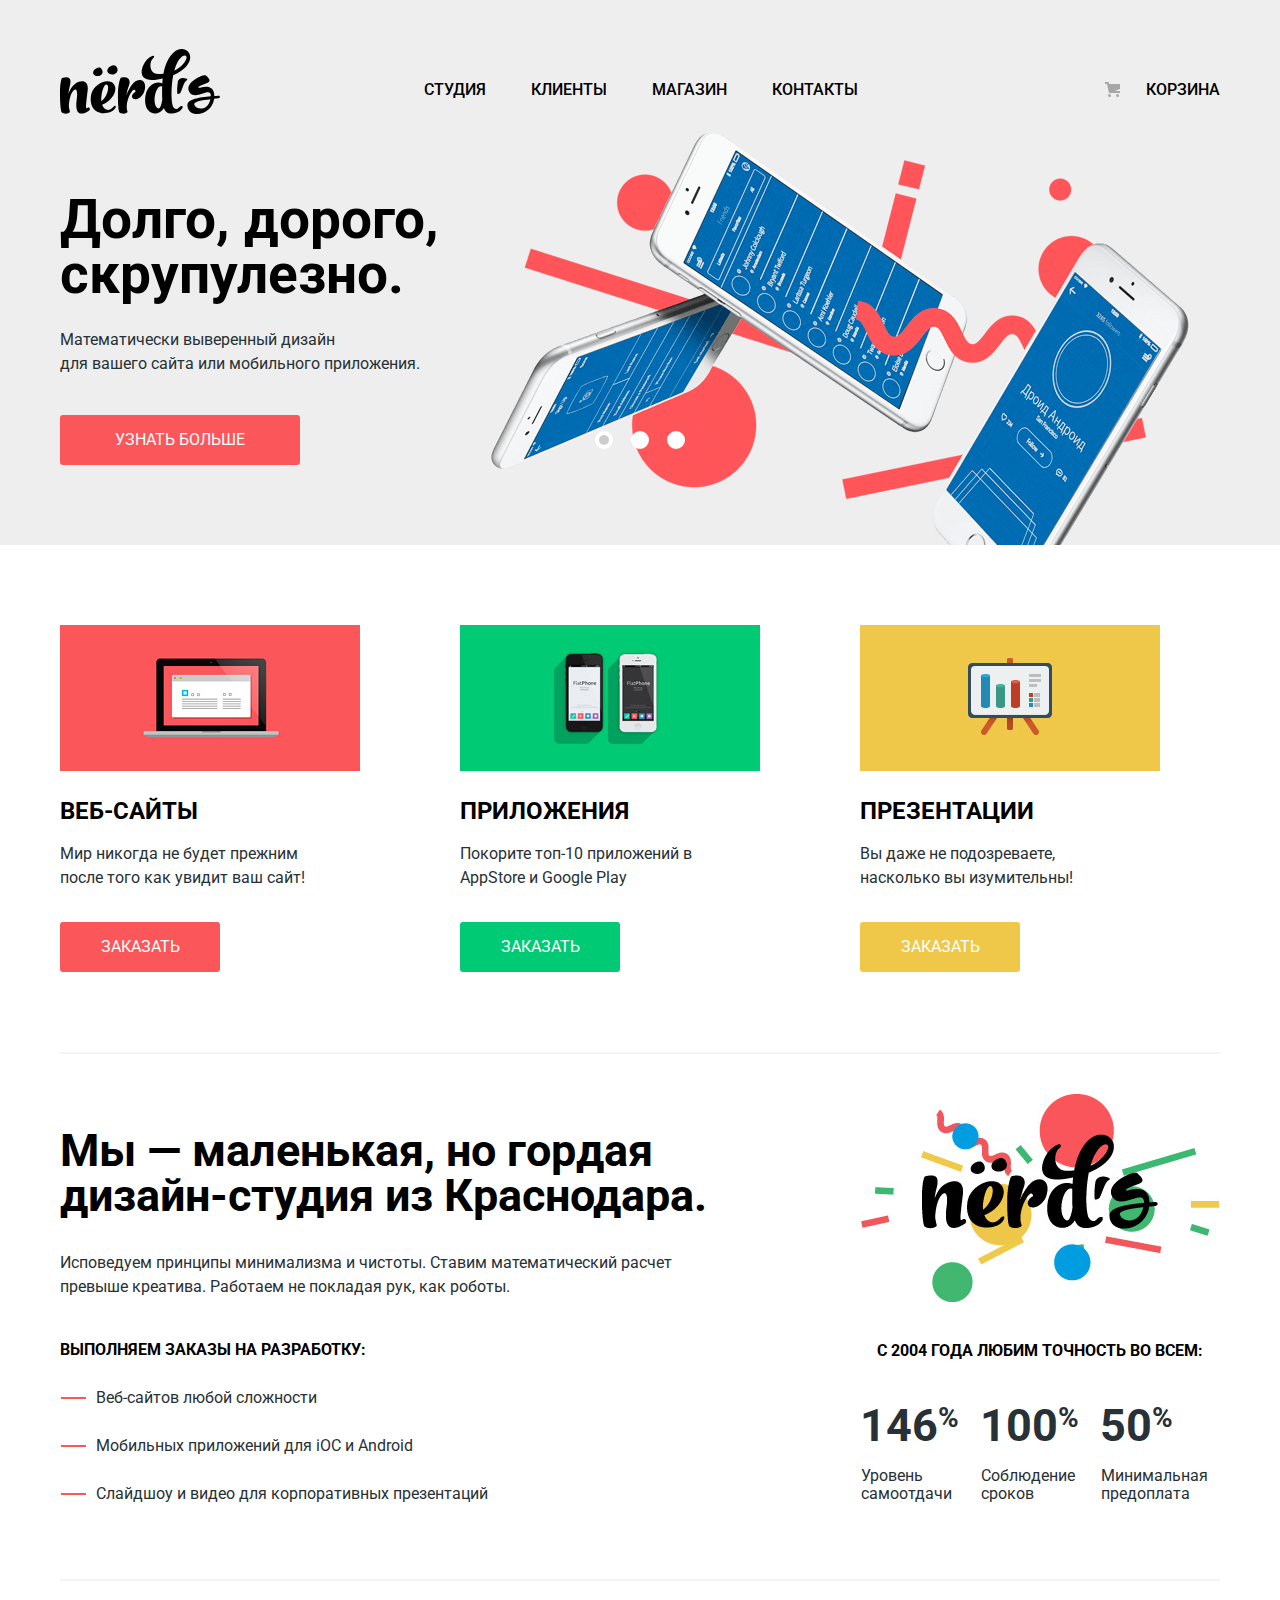
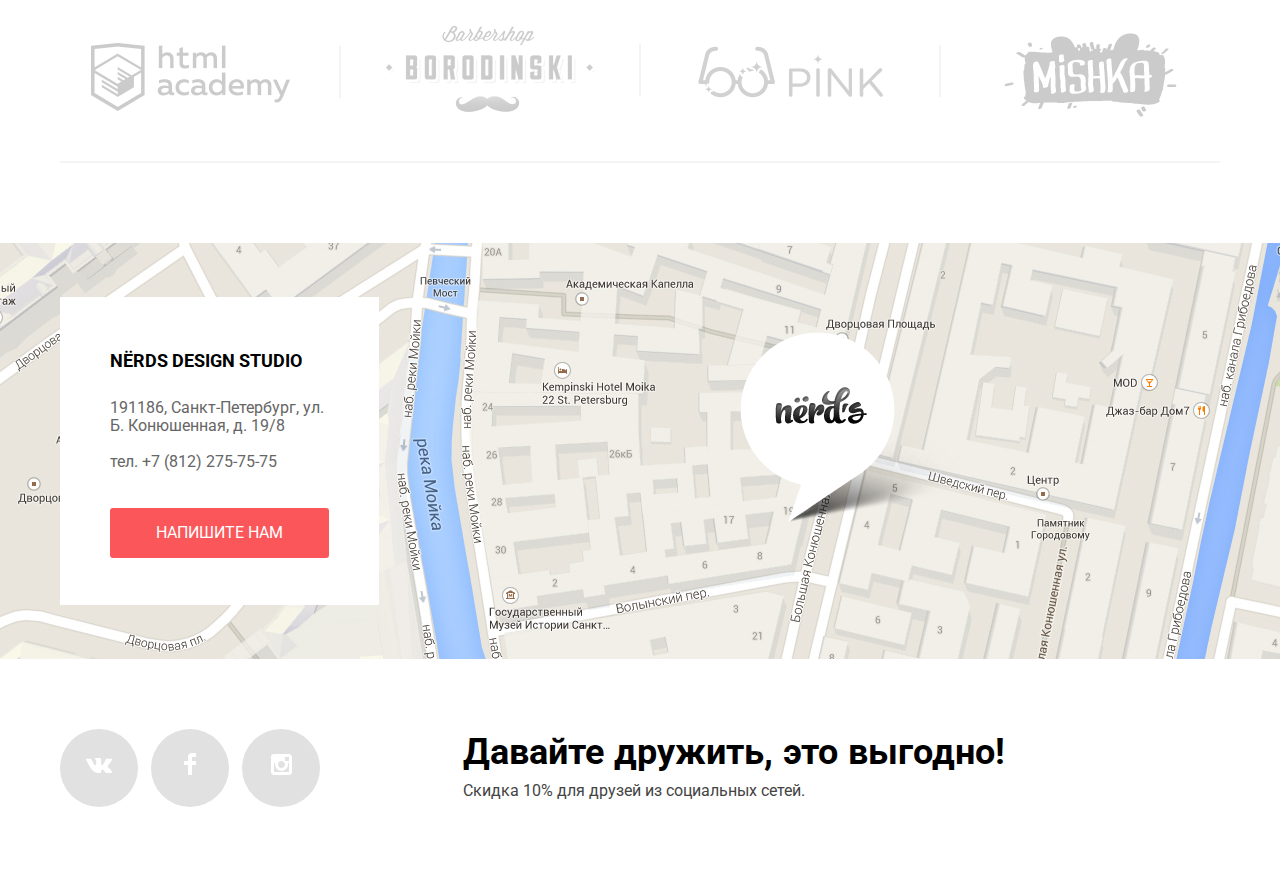
<file: index.html>
<!DOCTYPE html>
<html lang="ru">
  <head>
    <meta charset="utf-8">
    <title>HTML Academy: Нёрдс</title>
    <meta name="keywords" content="HTML Academy: Нёрдс">
    <meta name="description" content="HTML Academy: Нёрдс">
    <meta name="format-detection" content="telephone=no">
    <link href="https://fonts.googleapis.com/css?family=Roboto:300,400,500,700&amp;subset=cyrillic" rel="stylesheet">
    <link rel="stylesheet" type="text/css" href="css/normalize.css"/>
    <link rel="stylesheet" type="text/css" href="css/style.css"/>
  </head>
  <body>
    <header class="main-header">
      <h1 class="visually-hidden">Заказать разработку вебсайтов и мобильных приложений Краснодар</h1>
      <nav class="main-navigation">
        <h2 class="visually-hidden">Дизайн-студия Нёрдс-безусловно лучшая студия в Краснодаре!</h2>
        <div class="main-navigation-wrapper">
          <div class="container">
            <a class="main-header-logo">
            <img class="logo" src="img/content/nerds-logo.svg" width="160" height="65" alt="Логотип студии «Нердс»"/>
            </a>
            <ul class="site-navigation">
              <li><a href="#">Студия</a></li>
              <li><a href="#">Клиенты</a></li>
              <li><a href="catalog.html">Магазин</a></li>
              <li><a href="#">Контакты</a></li>
            </ul>
            <ul class="user-buttons">
              <li class="cart"><a href="cart">Корзинa</a></li>
            </ul>
          </div>
        </div>
      </nav>
      <div class="slider-container">
        <div>
          <input type="radio" id="slider-controlls-design" name="slider-controlls-radio" checked>
          <input type="radio" id="slider-controlls-math" name="slider-controlls-radio">
          <input type="radio" id="slider-controlls-midnight" name="slider-controlls-radio">
          <div class="slider-controlls">
            <label for="slider-controlls-design"></label>
            <label for="slider-controlls-math"></label>
            <label for="slider-controlls-midnight"></label>
          </div>
          <ul class="slides">
            <li class="slide">
              <div class="slider-description">
                <h2 class="slide-info">Долго, дорого,<br> скрупулезно.</h2>
                <p class="paragraph-promo-slider">Математически выверенный дизайн<br>
                  для вашего сайта или мобильного приложения.
                </p>
                <a class="button slider-button button-red" href="#">Узнать больше</a>
              </div>
            </li>
            <li class="slide">
              <div class="slider-description">
                <h2 class="slide-info">Любим математику как никто другой</h2>
                <p class="paragraph-promo-slider">Никакого креатива, только математичесские формулы
                  для расчета идеальных пропориций.
                </p>
                <a class="button slider-button button-red" href="#">Узнать больше</a>
              </div>
            </li>
            <li class="slide">
              <div class="slider-description">
                <h2 class="slide-info">Только ночь,<br> только хардкор</h2>
                <p class="paragraph-promo-slider">Работать днем, как все? Мы против этого.<br>
                  Ближе к полуночи работа только начинается.
                </p>
                <a class="button slider-button button-red" href="#">Узнать больше</a>
              </div>
            </li>
          </ul>
        </div>
      </div>
    </header>
    <main class="container">
      <h2 class="visually-hidden">Веб-студия «Нердс»</h2>
      <section class="features" id="studio">
        <h2 class="visually-hidden">Наши услуги разработки: веб сайты, мобильные приложения, презентации.</h2>
        <ul class="features-list">
          <li class="feature-item">
            <img src="img/content/illustration-1.jpg" alt="Разработка веб сайтов" width="300" height="146">
            <h3 class="section-title">Веб-сайты</h3>
            <p class="paragraph-promo-features">Мир никогда не будет прежним
              после того как увидит ваш сайт!
            </p>
            <a class="button feature-button button-red" href="#">Заказать</a>
          </li>
          <li class="feature-item">
            <img src="img/content/illustration-2.jpg" alt="Разработка мобильных приложений" width="300" height="146">
            <h3 class="section-title">Приложения</h3>
            <p class="paragraph-promo-features">Покорите топ-10 приложений в
              AppStore и Google Play
            </p>
            <a class="button feature-button button-green"  href="#">Заказать</a>
          </li>
          <li class="feature-item">
            <img src="img/content/illustration-3.jpg" alt="Создание презентаций" width="300" height="146">
            <h3 class="section-title">Презентации</h3>
            <p class="paragraph-promo-features">Вы даже не подозреваете,
              насколько вы изумительны!
            </p>
            <a class="button feature-button button-yellow" href="#">Заказать</a>
          </li>
        </ul>
      </section>
      <hr>
      <section class="company-info">
        <div class="company-info-left">
          <h2 class="company-principles">Мы &mdash; маленькая, но гордая
            дизайн-студия из Краснодара.
          </h2>
          <p class="paragraph-promo">Исповедуем принципы минимализма и чистоты. Ставим математический расчет
            превыше креатива. Работаем не покладая рук, как роботы.
          </p>
          <p class="dev-description">Выполняем заказы на разработку:</p>
          <ul>
            <li class="dev-services">Веб-сайтов любой сложности</li>
            <li class="dev-services">Мобильных приложений для iOC и Android</li>
            <li class="dev-services">Слайдшоу и видео для корпоративных презентаций</li>
          </ul>
        </div>
        <div class="company-info-right">
          <img class="company-info-image" src="img/content/nerds-illustration.jpg" alt="Студия Нердс лого-2" width="360" height="208">
          <h3 class="visually-hidden">Наши преимущества</h3>
          <p class="dev-description description-right">С 2004 года Любим точность во всем:</p>
          <table class="company-advantage">
            <tr>
              <th>146<sup>%</sup></th>
              <th>100<sup>%</sup></th>
              <th>50<sup>%</sup></th>
            </tr>
            <tr>
              <td>Уровень самоотдачи</td>
              <td>Соблюдение сроков</td>
              <td>Минимальная предоплата</td>
            </tr>
          </table>
        </div>
      </section>
      <hr>
      <div class="partners-block">
        <ul class="partners">
          <li class="our-partners">
            <a class="partners-link" href="https://htmlacademy.ru/intensive/htmlcss" target="_blank" title="HTML-Academy" >
            <img class="partners-logo html-academy-logo"  src="img/content/logo-1.png" width="199" height="68" alt="HTML-Academy"/>
            </a>
          </li>
          <li class="our-partners">
            <a class="partners-link" href="#" target="_blank" title="Borodinski">
            <img class="partners-logo borodinski-logo"  src="img/content/logo-2.png"  width="209" height="87" alt="Borodinski"/>
            </a>
          </li>
          <li class="our-partners">
            <a class="partners-link" href="#"  target="_blank" title="Pink">
            <img class="partners-logo pink-logo"  src="img/content/logo-3.png" width="185" height="52" alt="Pink"/>
            </a>
          </li>
          <li class="our-partners">
            <a class="partners-link-3" href="#" target="_blank" title="Mishka">
            <img class="partners-logo mishka-logo"  src="img/content/logo-4.png"  width="173" height="84" alt="Mishka"/>
            </a>
          </li>
        </ul>
      </div>
      <hr />
    </main>
    <div class="contacts">
      <div class="container">
        <div class="contacts-wraper">
          <div class="contact-info">
            <h3 class="studio-contacts">Nёrds design studio</h3>
            <p class="paragraph-promo contacts-block">191186, Санкт-Петербург,
              ул. Б. Конюшенная, д. 19/8
            </p>
            <p class="contacts-phone-number"><a href="tel:+78122757575">тел. +7 (812) 275-75-75</a></p>
            <a class="button write-us-button button-red" href="contact-form.html" target="_parent">Напишите нам</a>
            <section class="container modal modal-contact-us">
              <h2 class="modal-title">Напишите нам</h2>
              <form class="feedback-form" action="/send.php" method="post">
                <div class="feedback-form-group">
                  <label for="fullname">Ваше имя:</label>
                  <input type="text" name="fullname" id="fullname" placeholder="Представьтесь, пожалуйста" pattern="[A-Za-zА-Яа-яЁё]{3,}">
                </div>
                <div class="feedback-form-group">
                  <label for="email">Ваш e-mail:</label>
                  <input type="email" name="email" id="email" placeholder="Для отправки ответа">
                </div>
                <div class="feedback-form-group message-form">
                  <label for="message">Текст письма:</label>
                  <textarea name="message" id="message" placeholder="В свободной форме"></textarea>
                </div>
                <input type="submit" class="btn button-red modal-send" value="Отправить">
                <button class="modal-close" type="button"><span class="visually-hidden">Закрыть</span></button>
              </form>
            </section>
          </div>
          <div class="map-marker">
            <img src="img/background/map-marker.png" width="231" height="190" alt="Офис компании по адресу ул. Большая Конюшенная 19/8, Санкт-Петербург"/>
          </div>
        </div>
      </div>
    </div>
    <footer class="container">
      <div class=" footer-socials">
        <div class="socials">
          <ul class="social-buttons">
            <li class="social-button button-red button-vk">
              <a href="#">
                <span class="visually-hidden">Вконтакте</span>
                <svg xmlns="http://www.w3.org/2000/svg" width="26" height="15" viewBox="0 0 26 15">
                  <path fill="#FFF" d="M16.138 11.51c.956-.309 2.18 2.04 3.483 2.939.978.681 1.727.534 1.727.534l3.473-.05s1.815-.112.957-1.554c-.071-.12-.503-1.069-2.585-3.022-2.177-2.043-1.882-1.712.739-5.244 1.597-2.153 2.236-3.468 2.036-4.028-.192-.539-1.365-.399-1.365-.399L20.69.713c-.381.001-.704.119-.851.515-.003.004-.621 1.666-1.445 3.079-1.741 2.989-2.436 3.148-2.724 2.961-.661-.433-.494-1.737-.494-2.664 0-2.897.432-4.105-.846-4.417-.427-.104-.739-.172-1.828-.182-1.392-.021-2.574 0-3.244.329-.445.223-.786.712-.579.74.26.035.843.16 1.155.586.401.552.389 1.789.389 1.789s.229 3.411-.54 3.834c-.528.29-1.25-.302-2.803-3.016-.793-1.388-1.392-2.922-1.392-2.922s-.116-.285-.326-.441c-.25-.185-.6-.244-.6-.244L.848.684S.29.7.085.946c-.182.218-.015.668-.015.668s2.909 6.881 6.203 10.347c3.02 3.182 6.452 2.971 6.452 2.971h1.555s.469-.054.709-.312c.224-.24.214-.691.214-.691s-.031-2.109.935-2.419z"/>
                </svg>
              </a>
            </li>
            <li class="social-button button-red button-fb">
              <a href="#">
                <span class="visually-hidden">Фейсбук</span>
                <svg xmlns="http://www.w3.org/2000/svg" width="12" height="22" viewBox="0 0 12 22">
                  <path fill="#FFF" d="M12 4V0H8a4 4 0 0 0-4 4v4H0v4h4v10h4V12h4V8H8V4h4z"/>
                </svg>
              </a>
            </li>
            <li class="social-button button-red button-insta">
              <a href="#">
                <span class="visually-hidden">Инстаграм</span>
                <svg xmlns="http://www.w3.org/2000/svg" width="21" height="21" viewBox="0 0 21 21">
                  <path fill="#FFF" d="M18 0H3C1.35 0 0 1.35 0 3v15c0 1.65 1.35 3 3 3h15c1.65 0 3-1.35 3-3V3c0-1.65-1.35-3-3-3zm-7.5 7c1.93 0 3.5 1.57 3.5 3.5S12.43 14 10.5 14 7 12.43 7 10.5 8.57 7 10.5 7zM18 18H3V9h1.181A6.504 6.504 0 0 0 4 10.5a6.5 6.5 0 1 0 13 0 6.45 6.45 0 0 0-.181-1.5H18v9zm0-11h-4V3h4v4z"/>
                </svg>
              </a>
            </li>
          </ul>
        </div>
        <div class="deal">
          <span class="offer">Давайте дружить, это выгодно!</span>
          <p class="paragraph-promo discount">
            Скидка 10% для друзей из социальных сетей.
          </p>
        </div>
      </div>
    </footer>
    <script src="js/my-scripts-min.js"></script>
  </body>
</html>
</file>
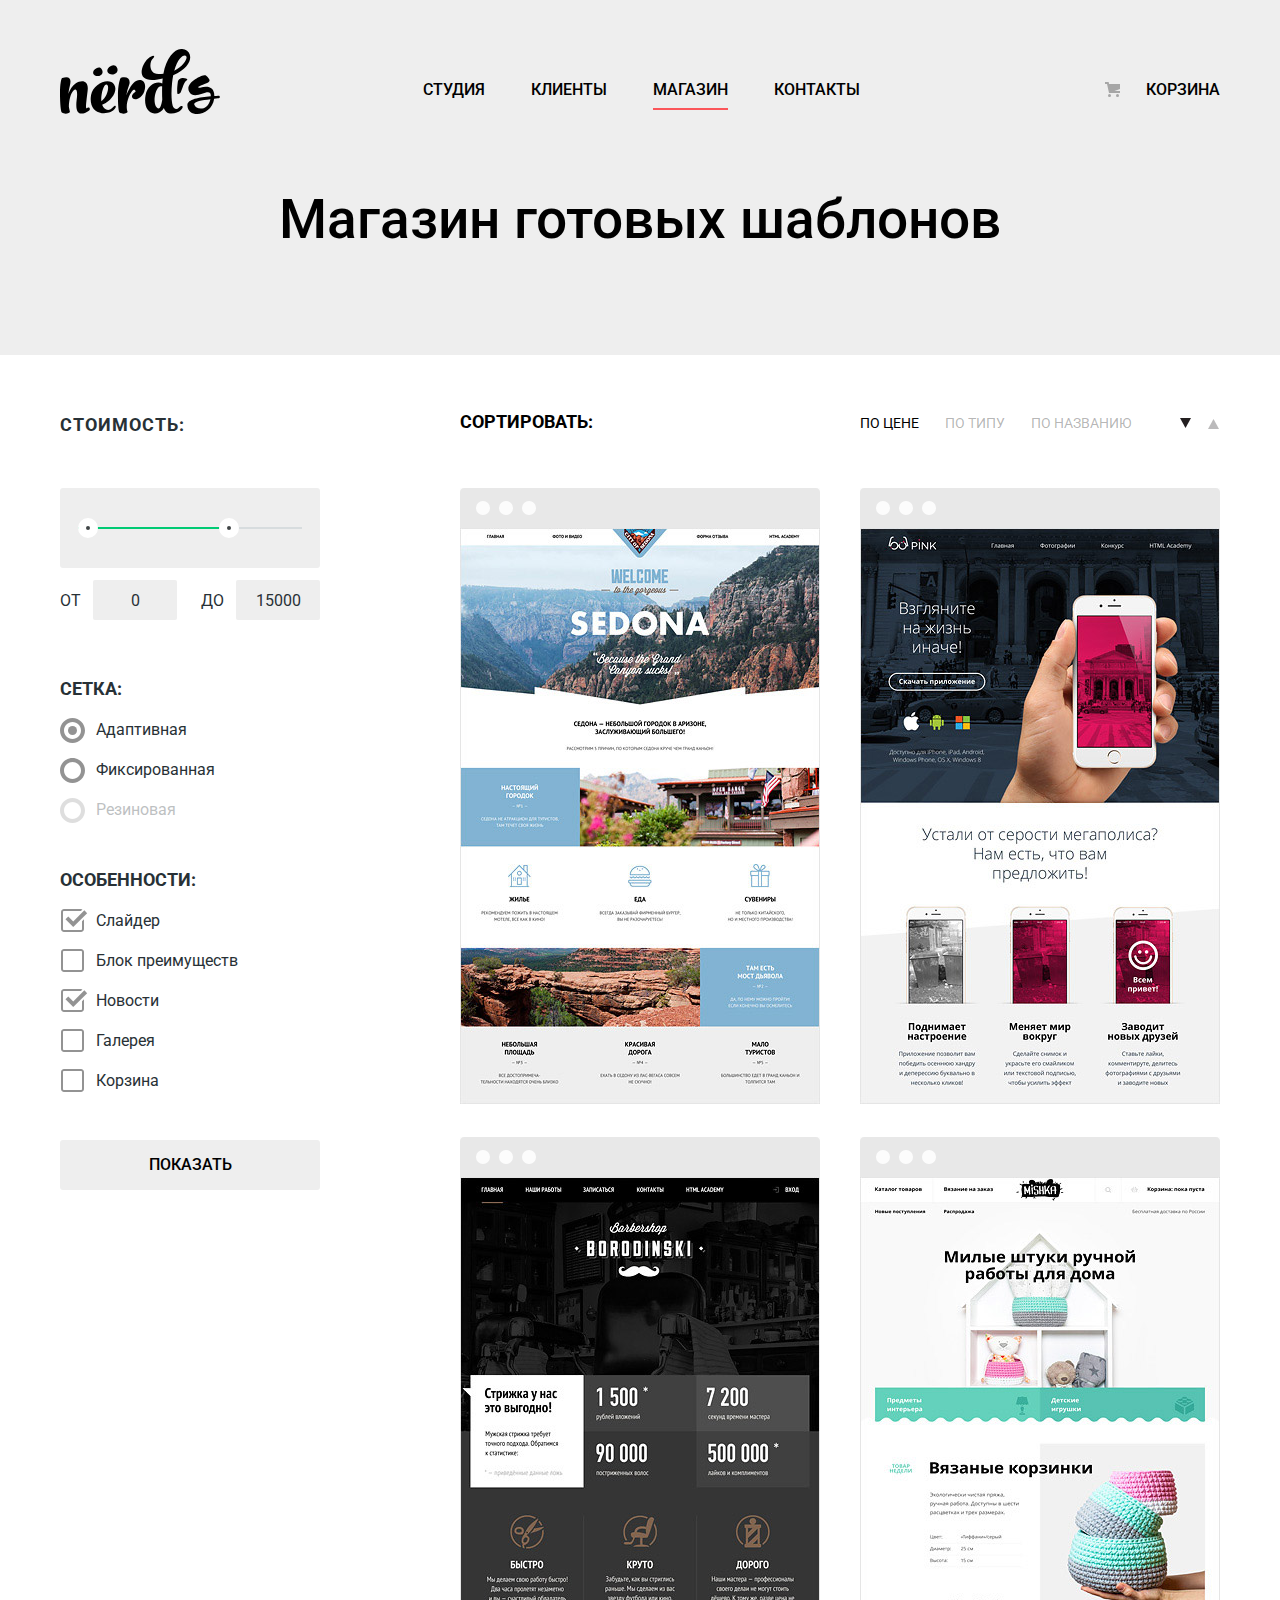
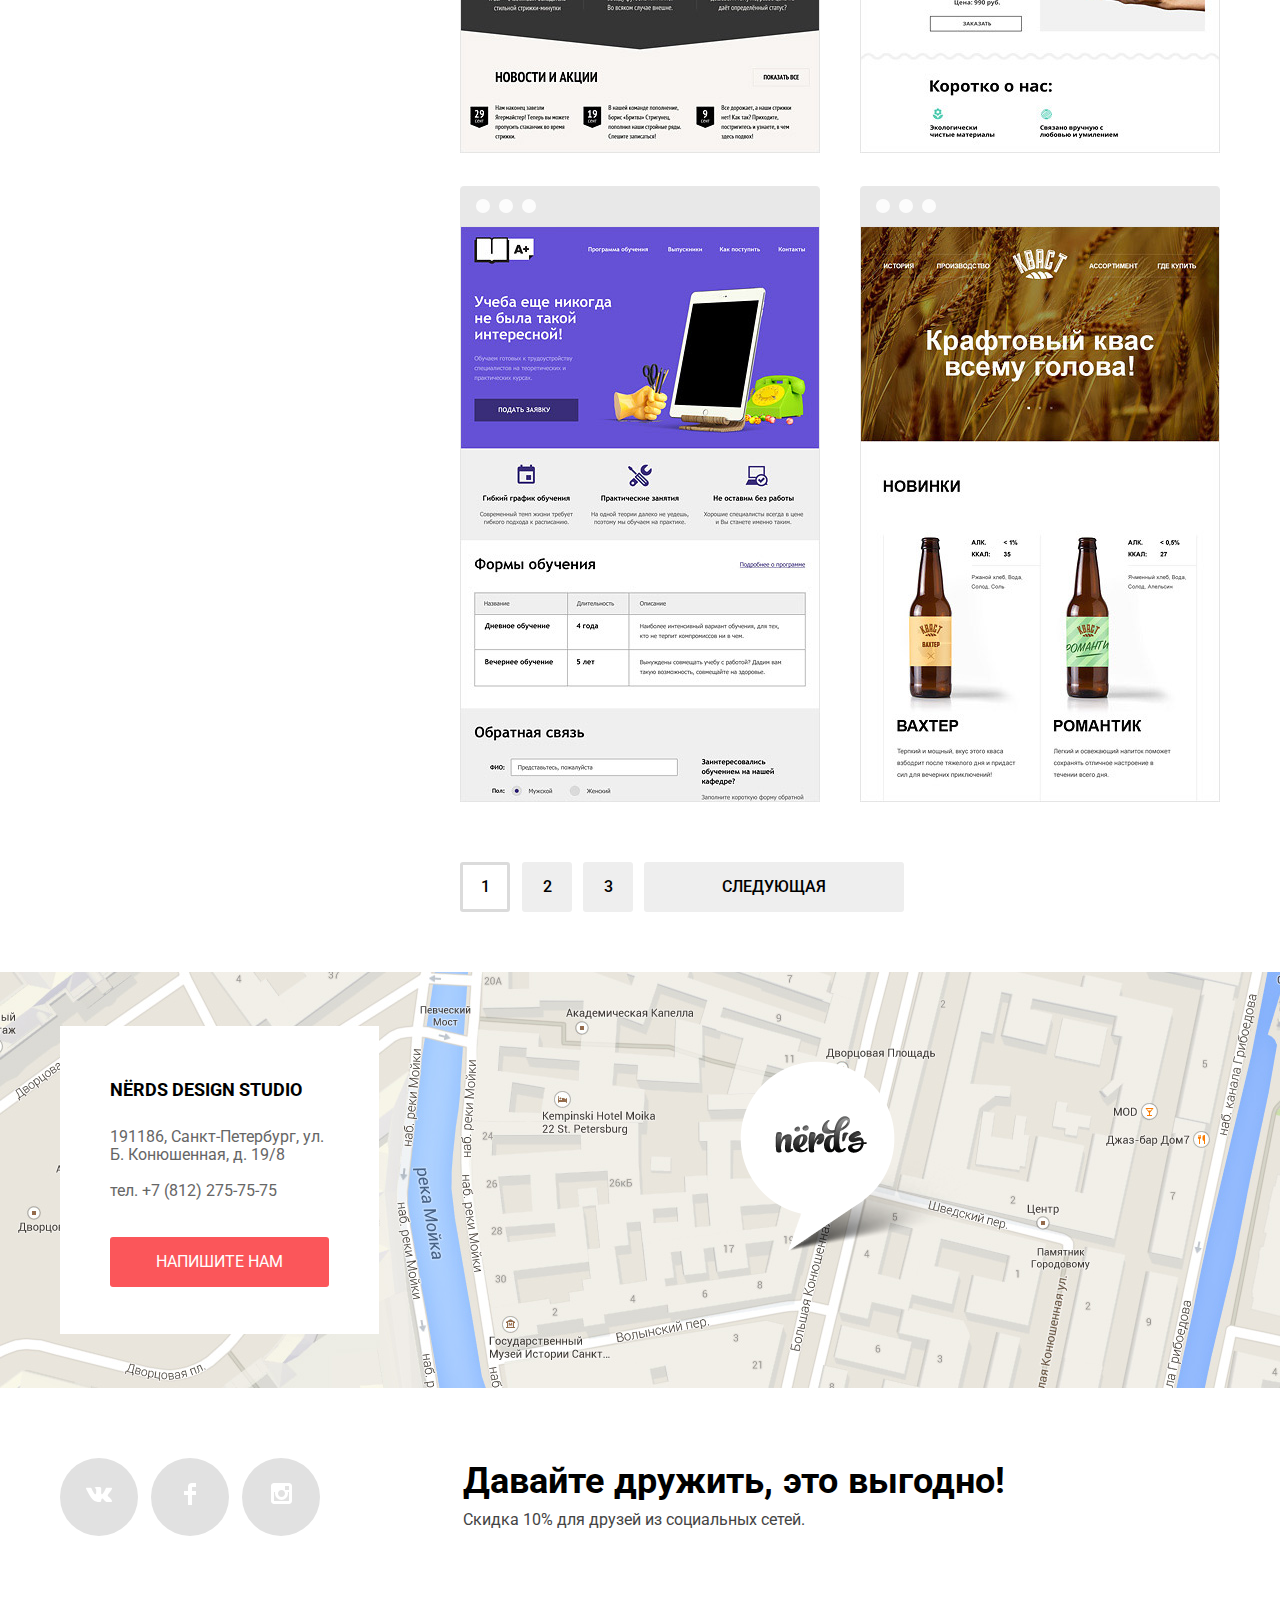
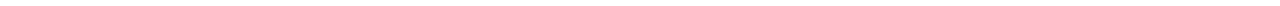
<file: catalog.html>
<!DOCTYPE html>
<html lang="ru">
  <head>
    <meta charset="utf-8">
    <title>HTML Academy: Нёрдс</title>
    <meta name="keywords" content="HTML Academy: Нёрдс">
    <meta name="description" content="HTML Academy: Нёрдс">
    <meta name="format-detection" content="telephone=no">
    <link href="https://fonts.googleapis.com/css?family=Roboto:300,400,500,700&amp;subset=cyrillic" rel="stylesheet">
    <link rel="stylesheet" type="text/css" href="css/normalize.css"/>
    <link rel="stylesheet" type="text/css" href="css/style-min.css"/>
  </head>
  <body class="inner-page">
    <header class="main-header">
      <h1 class="visually-hidden">Заказать разработку вебсайтов и мобильных приложений Краснодар</h1>
      <nav class="main-navigation">
        <h2 class="visually-hidden">Заказать разработку уникального сайта в Краснодаре</h2>
        <div class="main-navigation-wrapper">
          <div class="container">
            <a class="main-header-logo" href="index.html">
            <img class="logo" src="img/content/nerds-logo.svg" width="160" height="65" alt="Логотип студии «Нердс»"/>
            </a>
            <ul class="site-navigation">
              <li><a href="#">Студия</a></li>
              <li><a href="#">Клиенты</a></li>
              <li><a class="current" href="catalog.html">Магазин</a></li>
              <li><a href="#">Контакты</a></li>
            </ul>
            <ul class="user-buttons">
              <li class="cart"><a href="cart">Корзинa</a></li>
            </ul>
          </div>
        </div>
      </nav>
      <div class="container">
        <h1 class="shop-title">Магазин готовых шаблонов</h1>
      </div>
    </header>
    <main class="container">
      <div class="catalog-columns">
        <section class="shop-filters">
          <h2 class="visually-hidden">Купить готовые шаблоны для бизнеса Краснодар</h2>
          <form action="/echo" method="post">
            <fieldset class="filter-area">
              <legend>Стоимость:</legend>
              <div class="filter">
                <div class="filter-range-wrapper">
                  <div class="filter-range">
                    <div class="filter-range-scale">
                      <div class="filter-range-bar"></div>
                    </div>
                    <div class="filter-range-handle min"></div>
                    <div class="filter-range-handle max"></div>
                  </div>
                </div>
                <div class="filter-interval">
                  <label>От <input type="text" name="min-interval" value="0"></label>
                  <label>До <input type="text" name="max-interval" value="15000"></label>
                </div>
              </div>
            </fieldset>
            <fieldset class="filter-area">
              <legend>Сетка:</legend>
              <ul class="rubers">
                <li class="filter-option filter-radio">
                  <input class="filter-parametr visually-hidden" type="radio" name="grid" value="adaptive" id="filter-adaptive" checked>
                  <label for="filter-adaptive">Адаптивная</label>
                </li>
                <li class="filter-option filter-radio">
                  <input class="filter-parametr visually-hidden" type="radio" name="grid" value="fixed" id="filter-fixed">
                  <label for="filter-fixed">Фиксированная</label>
                </li>
                <li class="filter-option filter-radio">
                  <input class="filter-parametr visually-hidden" type="radio" name="grid" value="rubber" id="filter-rubber" disabled>
                  <label for="filter-rubber">Резиновая</label>
                </li>
              </ul>
            </fieldset>
            <fieldset class="filter-area">
              <legend>Особенности:</legend>
              <ul class="specials">
                <li class="filter-option filter-checkbox">
                  <input class="filter-parametr filter-parametr-checkbox visually-hidden" type="checkbox" name="slider" id="filter-slider" checked>
                  <label for="filter-slider">Слайдер</label>
                </li>
                <li class="filter-option filter-checkbox">
                  <input class="filter-parametr filter-parametr-checkbox visually-hidden" type="checkbox" name="advantage" id="filter-advantage">
                  <label for="filter-advantage">Блок преимуществ</label>
                </li>
                <li class="filter-option filter-checkbox">
                  <input class="filter-parametr filter-parametr-checkbox visually-hidden" type="checkbox" name="news" id="filter-news" checked>
                  <label for="filter-news">Новости</label>
                </li>
                <li class="filter-option filter-checkbox">
                  <input class="filter-parametr filter-parametr-checkbox visually-hidden" type="checkbox" name="galery" id="filter-galery">
                  <label for="filter-galery">Галерея</label>
                </li>
                <li class="filter-option filter-checkbox">
                  <input class="filter-parametr filter-parametr-checkbox visually-hidden" type="checkbox" name="cart" id="filter-cart">
                  <label for="filter-cart">Корзина</label>
                </li>
              </ul>
            </fieldset>
            <button type="submit" class="button-gray button-gray-show">Показать</button>
          </form>
        </section>
        <div class="catalog">
          <h3 class="visually-hidden">Подобрать веб байт по цене и типу Краснодар</h3>
          <div class="catalog-sorting">
            <p class="sorting-field">Сортировать:</p>
            <ul class="sorting-options">
              <li class="sorting-current set price"><a href="#">По цене</a></li>
              <li class="sorting-current type"><a href="#">По типу</a></li>
              <li class="sorting-current name"><a href="#">По названию</a></li>
              <li class="arrow arrow-down arrow-down-set"><a href="#"><span class="visually-hidden">по убыванию</span></a></li>
              <li  class="arrow arrow arrow-up"><a href="#"><span class="visually-hidden">по возрастанию</span></a></li>
            </ul>
          </div>
          <section class="product">
            <ul class="catalog-list">
              <li class="item">
                <div class="product-description">
                  <a class="product-page" href="#">
                  <img src="img/content/img-sedona.jpg" width="360" height="576" alt="Sedona">
                  </a>
                  <div class="product-hover">
                    <div class="info-block">
                      <h3 class="product"><a class="modal-product" href="#">Sedona</a></h3>
                      <p class="product-info">Информационный сайт<br />для туристов</p>
                    </div>
                    <a class="button button-red button-buy" href="#">9 900 Руб.</a>
                  </div>
                </div>
              </li>
              <li class="item">
                <div class="product-description">
                  <a class="product-page" href="#">
                  <img src="img/content/img-pink.jpg" width="360" height="576" alt="Pink">
                  </a>
                  <div class="product-hover">
                    <div class="info-block">
                      <h3 class="product"><a class="modal-product" href="#">Pink APP</a></h3>
                      <p class="product-info">Продуктовый лендинг приложения для iOS и Android</p>
                    </div>
                    <a class="button button-red button-buy" href="#">9 900 Руб.</a>
                  </div>
                </div>
              </li>
              <li class="item">
                <div class="product-description">
                  <a class="product-page" href="#">
                  <img src="img/content/img-barbershop.jpg" width="360" height="576" alt="Borodinski">
                  </a>
                  <div class="product-hover">
                    <div class="info-block">
                      <h3 class="product"><a class="modal-product" href="#">Barbershop</a></h3>
                      <p class="product-info">Сайт салона красоты.<br />Для мужчин, да.</p>
                    </div>
                    <a class="button button-red button-buy" href="#">9 900 Руб.</a>
                  </div>
                </div>
              </li>
              <li class="item">
                <div class="product-description">
                  <a class="product-page" href="#">
                  <img src="img/content/img-mishka.jpg" width="360" height="576" alt="Mishka">
                  </a>
                  <div class="product-hover">
                    <div class="info-block">
                      <h3 class="product"><a class="modal-product" href="#">Mishka</a></h3>
                      <p class="product-info">Интернет-магазин<br />вязаных игрушек</p>
                    </div>
                    <a class="button button-red button-buy" href="#">9 900 Руб.</a>
                  </div>
                </div>
              <li class="item">
                <div class="product-description">
                  <a class="product-page" href="#">
                  <img src="img/content/img-aplus.jpg" width="360" height="576" alt="A+">
                  </a>
                  <div class="product-hover">
                    <div class="info-block">
                      <h3 class="product"><a class="modal-product" href="#">A Plus</a></h3>
                      <p class="product-info">Лендинг курсов повышения квалификации</p>
                    </div>
                    <a class="button button-red button-buy" href="#">9 900 Руб.</a>
                  </div>
                </div>
              </li>
              <li class="item">
                <div class="product-description">
                  <a class="product-page" href="#">
                  <img src="img/content/img-kvast.jpg" width="360" height="576" alt="Кваст">
                  </a>
                  <div class="product-hover">
                    <div class="info-block">
                      <h3 class="product"><a class="modal-product" href="#">Кваст</a></h3>
                      <p class="product-info">Промо-сайт производителя крафтового кваса</p>
                    </div>
                    <a class="button button-red button-buy" href="#">9 900 Руб.</a>
                  </div>
                </div>
              </li>
            </ul>
          </section>
          <div class="paginator">
            <a class="pagination-item button-gray pagination-item-current" href="#1">1</a>
            <a class="pagination-item button-gray" href="#2">2</a>
            <a class="pagination-item button-gray" href="#3">3</a>
            <a class="pagination-item button-gray next" href="#next">Следующая</a>
          </div>
        </div>
      </div>
    </main>
    <div class="contacts">
      <div class="container">
        <div class="contacts-wraper">
          <div class="contact-info">
            <h3 class="studio-contacts">Nёrds design studio</h3>
            <p class="paragraph-promo contacts-block">191186, Санкт-Петербург,
              ул. Б. Конюшенная, д. 19/8
            </p>
            <p class="contacts-phone-number"><a href="tel:+7 (812)275-75-75">тел. +7 (812) 275-75-75</a></p>
            <a class="button write-us-button button-red" href="contact-form.html" target="_parent">Напишите нам</a>
            <section class="container modal modal-contact-us">
              <h2 class="modal-title">Напишите нам</h2>
              <form class="feedback-form" action="/send.php" method="post">
                <div class="feedback-form-group">
                  <label for="fullname">Ваше имя:</label>
                  <input type="text" name="fullname" id="fullname" placeholder="Представьтесь, пожалуйста" pattern="[A-Za-zА-Яа-яЁё]{3,}">
                </div>
                <div class="feedback-form-group">
                  <label for="email">Ваш e-mail:</label>
                  <input type="email" name="email" id="email" placeholder="Для отправки ответа">
                </div>
                <div class="feedback-form-group message-form">
                  <label for="message">Текст письма:</label>
                  <textarea name="message" id="message" placeholder="В свободной форме"></textarea>
                </div>
                <input type="submit" class="btn button-red modal-send" value="Отправить">
                <button class="modal-close" type="button"><span class="visually-hidden">Закрыть</span></button>
              </form>
            </section>
          </div>
          <div class="map-marker">
            <img src="img/background/map-marker.png" width="231" height="190" alt="Офис компании по адресу ул. Большая Конюшенная 19/8, Санкт-Петербург"/>
          </div>
        </div>
      </div>
    </div>
    <footer class="container">
      <div class=" footer-socials">
        <div class="socials">
          <ul class="social-buttons">
            <li class="social-button button-red button-vk">
              <a href="#">
                <span class="visually-hidden">Вконтакте</span>
                <svg xmlns="http://www.w3.org/2000/svg" width="26" height="15" viewBox="0 0 26 15">
                  <path fill="#FFF" d="M16.138 11.51c.956-.309 2.18 2.04 3.483 2.939.978.681 1.727.534 1.727.534l3.473-.05s1.815-.112.957-1.554c-.071-.12-.503-1.069-2.585-3.022-2.177-2.043-1.882-1.712.739-5.244 1.597-2.153 2.236-3.468 2.036-4.028-.192-.539-1.365-.399-1.365-.399L20.69.713c-.381.001-.704.119-.851.515-.003.004-.621 1.666-1.445 3.079-1.741 2.989-2.436 3.148-2.724 2.961-.661-.433-.494-1.737-.494-2.664 0-2.897.432-4.105-.846-4.417-.427-.104-.739-.172-1.828-.182-1.392-.021-2.574 0-3.244.329-.445.223-.786.712-.579.74.26.035.843.16 1.155.586.401.552.389 1.789.389 1.789s.229 3.411-.54 3.834c-.528.29-1.25-.302-2.803-3.016-.793-1.388-1.392-2.922-1.392-2.922s-.116-.285-.326-.441c-.25-.185-.6-.244-.6-.244L.848.684S.29.7.085.946c-.182.218-.015.668-.015.668s2.909 6.881 6.203 10.347c3.02 3.182 6.452 2.971 6.452 2.971h1.555s.469-.054.709-.312c.224-.24.214-.691.214-.691s-.031-2.109.935-2.419z"/>
                </svg>
              </a>
            </li>
            <li class="social-button button-red button-fb">
              <a href="#">
                <span class="visually-hidden">Фейсбук</span>
                <svg xmlns="http://www.w3.org/2000/svg" width="12" height="22" viewBox="0 0 12 22">
                  <path fill="#FFF" d="M12 4V0H8a4 4 0 0 0-4 4v4H0v4h4v10h4V12h4V8H8V4h4z"/>
                </svg>
              </a>
            </li>
            <li class="social-button button-red button-insta">
              <a href="#">
                <span class="visually-hidden">Инстаграм</span>
                <svg xmlns="http://www.w3.org/2000/svg" width="21" height="21" viewBox="0 0 21 21">
                  <path fill="#FFF" d="M18 0H3C1.35 0 0 1.35 0 3v15c0 1.65 1.35 3 3 3h15c1.65 0 3-1.35 3-3V3c0-1.65-1.35-3-3-3zm-7.5 7c1.93 0 3.5 1.57 3.5 3.5S12.43 14 10.5 14 7 12.43 7 10.5 8.57 7 10.5 7zM18 18H3V9h1.181A6.504 6.504 0 0 0 4 10.5a6.5 6.5 0 1 0 13 0 6.45 6.45 0 0 0-.181-1.5H18v9zm0-11h-4V3h4v4z"/>
                </svg>
              </a>
            </li>
          </ul>
        </div>
        <div class="deal">
          <span class="offer">Давайте дружить, это выгодно!</span>
          <p class="paragraph-promo discount">
            Скидка 10% для друзей из социальных сетей.
          </p>
        </div>
      </div>
    </footer>
    <script src="js/my-scripts-min.js"></script>
  </body>
</html>
</file>
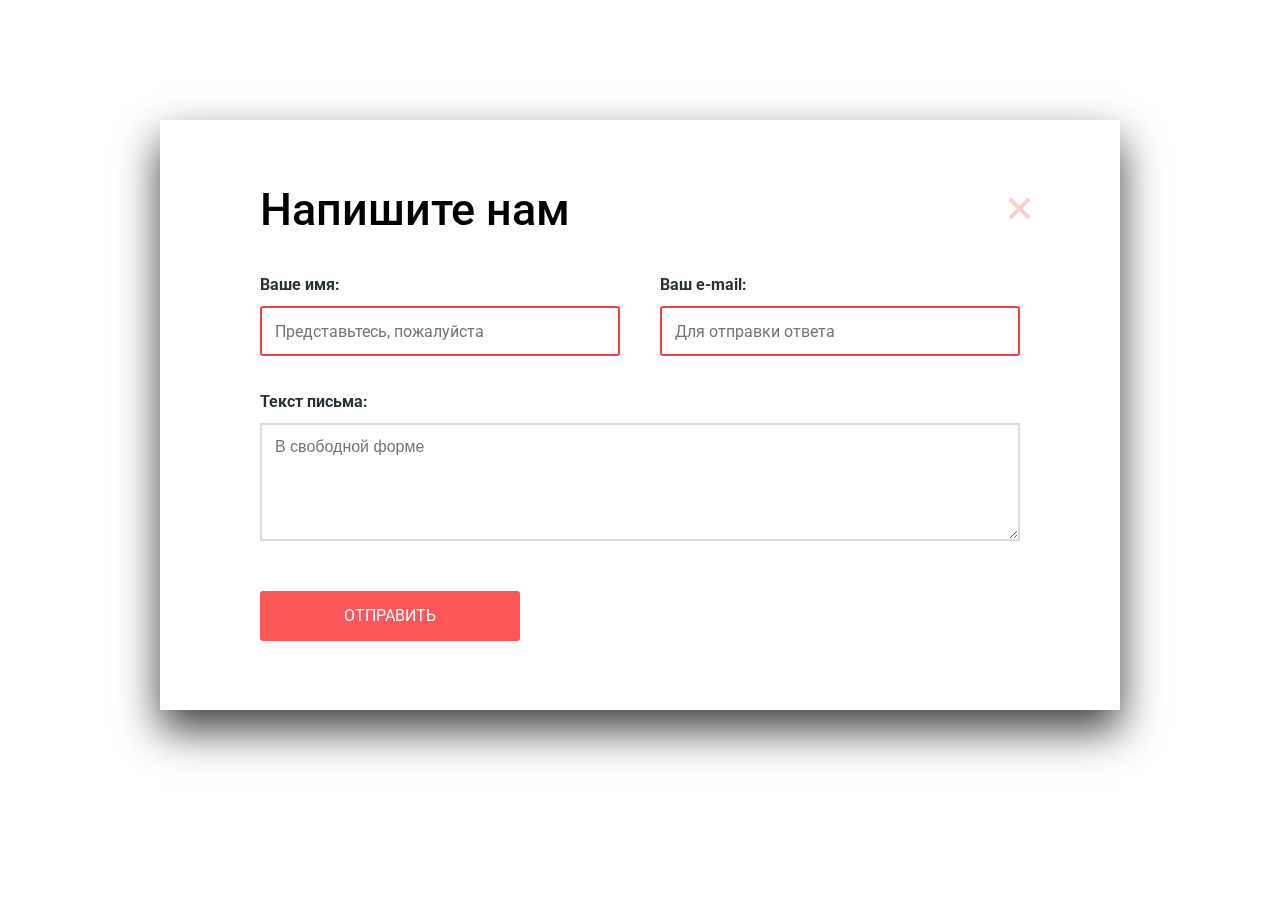
<file: contact-form.html>
<!DOCTYPE html>
<html lang="ru">
  <head>
    <meta charset="utf-8">
    <title>HTML Academy: Нёрдс</title>
    <meta name="keywords" content="HTML Academy: Нёрдс">
    <meta name="description" content="HTML Academy: Нёрдс">
    <link rel="stylesheet" type="text/css" href="css/normalize.css"/>
    <link rel="stylesheet" type="text/css" href="css/style-min.css"/>
    <link href="https://fonts.googleapis.com/css?family=Roboto:300,400,500,700&amp;subset=cyrillic" rel="stylesheet">
  </head>
  <body class="modal-window">
    <h1 class="visually-hidden">Получить консультацию представителя студии Нердс</h1>
    <section class="container modal modal-contact-us">
      <h2 class="modal-title">Напишите нам</h2>
      <form class="feedback-form" action="/send.php" method="post">
        <div class="feedback-form-group">
          <label for="fullname">Ваше имя:</label>
          <input type="text" name="fullname" id="fullname" placeholder="Представьтесь, пожалуйста" pattern="[A-Za-zА-Яа-яЁё]{3,}" required>
        </div>
        <div class="feedback-form-group">
          <label for="email">Ваш e-mail:</label>
          <input type="email" name="email" id="email" placeholder="Для отправки ответа" required>
        </div>
        <div class="feedback-form-group message-form">
          <label for="message">Текст письма:</label>
          <textarea name="message" id="message" placeholder="В свободной форме"></textarea>
        </div>
        <input type="submit" class="btn button-red modal-send" value="Отправить">
        <button class="modal-close" type="button"><span class="visually-hidden">Закрыть</span></button>
      </form>
    </section>
  </body>
</html>
</file>
<file: css/style.css>
body {
  padding: 0;
  margin: 0;
  font-family: "Roboto", "Arial", sans-serif;
  font-size: 16px;
  line-height: 24px;
  font-weight: 400;
  color: #283136;
  background-color: #ffffff;
}

.visually-hidden {
  position: absolute;
  overflow: hidden;
  clip: rect(0 0 0 0);
  height: 1px;
  width: 1px;
  margin: -1px;
  padding: 0;
  border: 0;
}

/*Текстовые параметры*/

h2.company-principles {
  font-size: 45px;
  line-height: 45px;
  color: #000000;
}

h2.modal-title {
  font-size: 45px;
  font-weight: 500;
  line-height: 45px;
  color: #000000;
}

h2.slide-info {
  font-size: 55px;
  line-height: 55px;
  color: #000000;
}

h3.section-title {
  font-size: 24px;
  font-weight: 700;
  line-height: 30px;
  color: #000000;
  text-transform: uppercase;
}

h3.studio-contacts {
  font: inherit;
  font-size: 18px;
  line-height: 30px;
  font-weight: 700;
	text-transform: uppercase;
  color: #000000;
}

h3.product {
  font: inherit;
  font-size: 18px;
  line-height: 30px;
  font-weight: 700;
	text-transform: uppercase;
  color: #000000;
  padding: 0;
  margin: 0;
  margin: 27px 0 12px;
}

p.dev-description {
  color: #000000;
  font-size: 16px;
  font-weight: 700;
  line-height: 24px;
  text-transform: uppercase;
}

a {
  text-decoration: none;
  color: #000000;
}

img {
  max-width: 100%;
  height: auto;
}

.visually-hidden:not(:focus):not(:active),
input[type="checkbox"].visually-hidden,
input[type="radio"].visually-hidden {
  position: absolute;
  width: 1px;
  height: 1px;
  margin: -1px;
  border: 0;
  padding: 0;
  white-space: nowrap;
  -webkit-clip-path: inset(100%);
          clip-path: inset(100%);
  clip: rect(0 0 0 0);
  overflow: hidden;
}

/*Стилизация меню и лого*/

.container {
  margin: 0 auto;
  padding: 0 20px;
  width: 1160px;
}

.main-header {
  background-color: #eeeeee;
  min-height: 540px;
}

.main-header-logo {
  width: 200px;
  height: 65px;
}

.logo:hover {
  opacity: 0.8;
}

.logo:active {
  opacity: 0.3;
}

.container ul {
  list-style: none;
}

.site-navigation a:hover,
.user-buttons a:hover {
	color: #fb565a;
}

.site-navigation a:active,
.user-buttons a:active {
  opacity: 0.3;
  color: #000000;
}

.site-navigation a.current {
  border-bottom: 2px solid #fb565a;
  padding-bottom: 3px;
}

.main-navigation {
  font-size: 16px;
	font-weight: 500;
	line-height: 30px;
  padding-top: 49px;
  color: #000000;
  text-transform: uppercase;
  display: -webkit-box;
  display: -ms-flexbox;
  display: flex;
  -webkit-box-orient: horizontal;
  -webkit-box-direction: normal;
      -ms-flex-direction: row;
          flex-direction: row;
}

.main-navigation-wrapper {
  width: 100%;
  background-color: #eeeeee;
}

.main-navigation-wrapper .container {
  display: -webkit-box;
  display: -ms-flexbox;
  display: flex;
  -webkit-box-pack: justify;
      -ms-flex-pack: justify;
          justify-content: space-between;
  -ms-flex-wrap: wrap;
      flex-wrap: wrap;
}

.site-navigation,
.user-buttons {
  list-style: none;
  margin: 0;
  padding: 0;
}

.site-navigation {
  width: 490px;
  margin-right: 80px;
  list-style: none;
  display: -webkit-box;
  display: -ms-flexbox;
  display: flex;
  -ms-flex-wrap: wrap;
      flex-wrap: wrap;
}

.site-navigation a {
  color: #000000;
  display: block;
  vertical-align: middle;
  padding: 26px 19px 10px 26px;
}

.user-buttons a {
  color: #000000;
  display: block;
  vertical-align: middle;
  padding-top: 26px;
  padding-bottom: 10px;
}

.user-buttons {
  max-width: 125px;
  list-style: none;
  display: -webkit-box;
  display: -ms-flexbox;
  display: flex;
  -webkit-box-pack: end;
      -ms-flex-pack: end;
          justify-content: flex-end;
  -ms-flex-wrap: wrap;
      flex-wrap: wrap;
}

.user-buttons .cart {
  position: relative;
  padding-left: 41px;
}

.cart::before {
  content: "";
  position: absolute;
	left: 0;
  top: 33px;
	width: 15px;
	height: 15px;
  background-image: url("../img/decorative/cart-icon.svg");
  background-repeat: no-repeat;
  background-position: 0 0;
  background-color: #eeeeee;
  opacity: 1;
}

/*Слайдер и кнопки */

.slider-container {
  min-height: 380px;
  width: 1160px;
  padding: 0;
  margin: 0;
  margin: 0 auto;
  margin-bottom: 80px;
  position: relative;
}

.slider-container input[type=radio] {
  position: absolute;
  opacity: 0;
}

.slider-controlls {
  position: absolute;
  bottom: 90px;
  left: 50%;
  width: 240px;
  height: 24px;
  margin-left: -120px;
  text-align: center;
  z-index: 1000;
}

.slider-controlls label {
  display: inline-block;
  vertical-align: top;
  width: 10px;
  height: 10px;
  margin: 0 7px;
  background-color: #ffffff;
  border: 4px solid #ffffff;
  vertical-align: top;
  border-radius: 50%;
  cursor: pointer;
}

#slider-controlls-design:checked ~ .slider-controlls label[for="slider-controlls-design"],
#slider-controlls-math:checked ~ .slider-controlls label[for="slider-controlls-math"],
#slider-controlls-midnight:checked ~ .slider-controlls label[for="slider-controlls-midnight"] {
  background: #cccccc;
}

ul.slides {
  padding: 0;
  margin: 0;
  margin: 0 auto;
}

.slide {
  width: 100%;
  height: 100%;
}

.slider-description {
  width: 560px;
  min-height: 200px;
  color: #283136;
  padding-top: 31px;
}

.slide-info {
  margin-bottom: 26px;
}

.paragraph-promo-slider {
  width: 432px;
	font: inherit;
	font-size: 16px;
	font-weight: 400;
	line-height: 24px;
  color: #283136;
}

.button {
  text-transform: uppercase;
  border: none;
  text-decoration: none;
  text-align: center;
  display: inline-block;
  vertical-align: top;
  word-break: break-all;
  color: #ffffff;
  border-radius: 3px;
  padding: 13px;
  margin-bottom: 80px;
}

.slider-button {
  width: 214px;
	background-color: #fb565a;
  margin-top: 23px;
}

.button-red:hover {
  background-color: #e74246;
}

.button:active {
  color: rgba(255, 255, 255, 0.3);
  -webkit-box-shadow: inset 0 3px 0 rgba(0, 1, 1, 0.1);
          box-shadow: inset 0 3px 0 rgba(0, 1, 1, 0.1);
}

.button-red:active {
  background-color: #d7373b;
}

.slide:nth-child(1) {
  background-image: url("../img/decorative/slide1.png");
  background-repeat: no-repeat;
  background-position: 93.2% 100%;
}

.slide:nth-child(2) {
  background-image: url("../img/decorative/slide2.png");
  background-repeat: no-repeat;
  background-position: 99.8% 100%;
}

.slide:nth-child(3) {
  background-image: url("../img/decorative/slide3.png");
  background-repeat: no-repeat;
  background-position: 100% 93%;
}

/*Управение слайдером*/

.slide {
  display: none;
}

#slider-controlls-design:checked ~ .slides .slide:nth-child(1) {
  display: block;
}

#slider-controlls-math:checked ~ .slides .slide:nth-child(2) {
  display: block;
}

#slider-controlls-midnight:checked ~ .slides .slide:nth-child(3) {
  display: block;
}

/*Стилизация feature*/

.features {
  margin: 20px 0;
}

.features ul {
  padding: 0;
  margin: 0;
  list-style: none;
  margin-right: 60px;
}

.features-list {
  display: -webkit-box;
  display: -ms-flexbox;
  display: flex;
  -webkit-box-pack: justify;
      -ms-flex-pack: justify;
          justify-content: space-between;
  -ms-flex-wrap: wrap;
      flex-wrap: wrap;
  margin: 0;
  padding: 0;
  list-style: none;
  min-height: 348px;
}

.feature-item {
  width: 300px;
  min-height: 348px;
  margin-bottom: 59px;
}

.feature-item img {
  width: 300px;
  height: 146px;
}

.section-title {
  padding: 0;
  margin: 0;
  margin-top: 18px;
  text-align: left;
}

.paragraph-promo-features {
  margin-top:16px;
  margin-bottom: 32px;
  width: 260px;
  text-align: left;
}

.feature-button {
  width: 134px;
  margin: 0;
}

.feature-button.button-red {
  background-color: #fb565a;
}

.feature-button.button-green {
  background-color: #00ca74;
}

.button-green:hover {
  background-color: #00bc6c;
}

.button-green:active {
  background-color: #00aa62;
}

.feature-button.button-yellow {
	background-color: #efc84a;
}

.button-yellow:hover {
  background-color: #eab534;
}

.button-yellow:active {
  background-color: #e5a722;
}

.company-info {
  display: -webkit-box;
  display: -ms-flexbox;
  display: flex;
  -webkit-box-pack: justify;
      -ms-flex-pack: justify;
          justify-content: space-between;
  -ms-flex-wrap: wrap;
      flex-wrap: wrap;
  margin: 0;
  padding: 0;
  padding-top: 32px;
  min-height: 400px;
  margin-bottom: 49px;
}

.company-info-left {
  width: 682px;
  min-height: 400px;
}

.company-info-left h2 {
  margin-top: 34px;
  margin-bottom: 33px;
}

.dev-description {
  padding: 0;
  margin: 0;
  margin: 39px 0 24px;
}

.company-info-left ul {
  list-style: none;
}

.description-right {
  padding: 0;
  margin: 0;
  margin: 30px 0 40px 17px;
}

.company-info-left ul {
  padding: 0;
  margin: 0;
  margin-top: 16px;
}

.dev-services {
  padding: 0;
  margin: 0;
  padding-left: 36px;
  margin-bottom: 24px;
  position: relative;
}

.dev-services::before {
  position: absolute;
  content: "";
  border: 1px solid #fb565a;
  width: 23px;
  left: 1px;
  bottom: 11px;
  padding: auto 0;
}

.company-info-right {
  width: 360px;
  min-height: 400px;
}

.company-advantage {
  font: inherit;
  font-size: 16px;
	font-weight: 400;
	line-height: 18px;
  padding: 0;
  margin: 0;
  width: 360px;
  vertical-align: bottom;
  text-align: left;
  border-collapse: collapse;
}

.company-advantage th {
	font-size: 45px;
	font-weight: 700;
	line-height: 45px;
  width: 120px;
  padding: 0;
  margin: 0;
}

.company-advantage td {
  padding-top: 19px;
}

.company-advantage sup {
  font-size: 28px;
  font-weight: 700;
  line-height: 10px;
}

hr {
  color: #f4f4f4;
  border: none;
  background-color: #f4f4f4;
  height: 2px;
}

/*блок партнеров*/

.partners {
  padding: 0;
  margin: 0;
  display: -webkit-box;
  display: -ms-flexbox;
  display: flex;
  -webkit-box-align: center;
      -ms-flex-align: center;
          align-items: center;
  -ms-flex-wrap: wrap;
      flex-wrap: wrap;
  padding-top: 33px;
  padding-bottom: 29px;
  min-height: 93px;
  margin-left: 31px;
}

.partners-block ul {
  list-style: none;
}

.partners li{
  padding: 0;
  margin: 0;
  position: relative;
}

 .our-partners:nth-child(1)::after {
  content: "";
  position: absolute;
  border: 1px solid #f4f4f4;
  height: 50px;
  right: 0;
  bottom: 20px;
  padding: auto 0;
}

.our-partners:nth-child(2)::after {
  content: "";
  position: absolute;
  border: 1px solid #f4f4f4;
  height: 50px;
  right: 0;
  bottom: 27px;
  padding: auto 0;
}

.our-partners:nth-child(3)::after {
  content: "";
  position: absolute;
  border: 1px solid #f4f4f4;
  height: 50px;
  right: 0;
  bottom: 8px;
  padding: auto 0;
}

.html-academy-logo {
  padding: 0;
  margin: 0;
  padding-top: 15px;
  padding-right: 51px;
}

.borodinski-logo {
  padding: 0;
  margin: 0;
  padding-top: 4px;
  padding-left: 45px;
  padding-right: 46px;
}

.pink-logo {
  padding: 0;
  margin: 0;
  padding-top: 5px;
  padding-right: 58px;
  padding-left: 57px;
}

.mishka-logo {
  padding: 0;
  margin: 0;
  padding-top: 11px;
  padding-left: 63px;
}

.partners-logo {
  opacity: 0.2;
}

.partners-logo:hover {
  opacity: 1;
}

.partners-logo:active {
  opacity: 0.1;
}

/*блок карты модальное окно*/

.contacts {
  height: 416px;
  max-width: 1440px;
  padding: 0;
  margin: 0 auto;
  margin-top: 80px;
  background-image: url("../img/background/map.jpg");
  background-color: #b5b5b5;
  background-repeat: no-repeat;
  background-position: center center;
}

.contacts-wraper {
  min-height: 416px;
  width: 911px;
  display: -webkit-box;
  display: -ms-flexbox;
  display: flex;
  -webkit-box-pack: justify;
      -ms-flex-pack: justify;
          justify-content: space-between;
}

.contact-info {
  height: 308px;
  width: 219px;
  font: inherit;
	font-size: 16px;
	font-weight: 400;
	line-height: 18px;
  color: #666666;
  background-color: #ffffff;
  padding: 0;
  padding: 0 50px;
  margin-top: 54px;
}

.contact-info h3 {
  margin-top: 49px;
}

.contacts-block {
  margin: 23px 0 18px;
}
.contacts-phone-number a {
  padding: 0;
  margin: 0;
  text-decoration: none;
  font: inherit;
  font-size: 16px;
	font-weight: 400;
	line-height: 18px;
  color: #666666;
}

.write-us-button {
	background-color: #fb565a;
  width: 187px;
  position: relative;
  margin-top: 21px;
  margin-bottom: 15px;
  padding: 16px;
}

.map-marker {
  min-height: 190px;
  padding-bottom: 41px;
  margin-top: 89px;
}

/*Модальное окно*/

@-webkit-keyframes bounce {
  0% {
    -webkit-transform: translateY(-300px);
            transform: translateY(-300px);
  }

  70% {
    -webkit-transform: translateY(30px);
            transform: translateY(30px);
  }

  90% {
    -webkit-transform: translateY(-10px);
            transform: translateY(-10px);
  }

  100% {
    -webkit-transform: translateY(0);
            transform: translateY(0);
  }
}

@keyframes bounce {
  0% {
    -webkit-transform: translateY(-300px);
            transform: translateY(-300px);
  }

  70% {
    -webkit-transform: translateY(30px);
            transform: translateY(30px);
  }

  90% {
    -webkit-transform: translateY(-10px);
            transform: translateY(-10px);
  }

  100% {
    -webkit-transform: translateY(0);
            transform: translateY(0);
  }
}

@-webkit-keyframes shake {
  0%,
  100% {
    -webkit-transform: translateX(0);
            transform: translateX(0);
  }

  10%,
  30%,
  50%,
  70%,
  90% {
    -webkit-transform: translateX(-10px);
            transform: translateX(-10px);
  }

  20%,
  40%,
  60%,
  80% {
    -webkit-transform: translateX(10px);
            transform: translateX(10px);
  }
}

@keyframes shake {
  0%,
  100% {
    -webkit-transform: translateX(0);
            transform: translateX(0);
  }

  10%,
  30%,
  50%,
  70%,
  90% {
    -webkit-transform: translateX(-10px);
            transform: translateX(-10px);
  }

  20%,
  40%,
  60%,
  80% {
    -webkit-transform: translateX(10px);
            transform: translateX(10px);
  }
}

.modal {
  display: none;
  width: 760px;
	height: 456px;
  padding: 66px 100px;
	-webkit-box-shadow: 0 20px 40px rgba(0, 1, 1, 0.75);
	        box-shadow: 0 20px 40px rgba(0, 1, 1, 0.75);
  background-color: #ffffff;
}

.modal-show {
  display: block;
  -webkit-animation: bounce 0.6s;
          animation: bounce 0.6s;
}

.modal-error {
  -webkit-animation: shake 0.6s;
          animation: shake 0.6s;
}

.modal-contact-us {
  top: 120px;
  left: 50%;
  margin-left: -480px;
  width: 760px;
  padding: 67px 100px;
  position: fixed;
}

.modal h2 {
  font: inherit;
	font-size: 45px;
	font-weight: 500;
	line-height: 45px;
  padding: 0;
  margin: 0;
  margin-bottom: 3px;
}

.feedback-form {
  width: 760px;
  display: -webkit-box;
  display: -ms-flexbox;
  display: flex;
  -ms-flex-wrap: wrap;
      flex-wrap: wrap;
  -webkit-box-pack: justify;
      -ms-flex-pack: justify;
          justify-content: space-between;
  margin-top: 41px;
}

.feedback-form-group {
  padding: 0;
  margin: 0;
  width: 360px;
}

.feedback-form-group label {
  font: inherit;
  font-size: 16px;
	font-weight: 700;
	line-height: 18px;
}

.feedback-form input[type="text"],
 .feedback-form input[type="email"] {
  font: inherit;
  background-color: #ffffff;
  height: 50px;
  width: 360px;
  border: 2px solid #d7dcde;
  padding-left: 13px;
  border-radius: 3px;
  line-height: 18px;
  font-size: 16px;
  color: #d7dcde;
  margin-top: 9px;
  -webkit-box-sizing: border-box;
          box-sizing: border-box;
}

.feedback-form textarea {
  width: 760px;
  height: 118px;
  padding: 13px;
  border: 2px solid #d7dcde;
  color: #d7dcde;
  margin-top: 9px;
  -webkit-box-sizing: border-box;
          box-sizing: border-box;
}

.message-form {
  margin-top: 34px;
}

.feedback-form input[type="text"]:hover,
.feedback-form input[type="email"]:hover,
.feedback-form textarea:hover {
  border: 2px solid #b4b9bb;
  color: #b4b9bb;
}

.feedback-form input[type="text"]:focus,
.feedback-form input[type="email"]:focus,
.feedback-form textarea:focus {
  border-color: #000000;
  color: #000000;
}

.feedback-form input[type="text"]:invalid,
.feedback-form input[type="email"]:invalid,
.feedback-form textarea:invalid {
  border-color: #e74246;
  color: #e74246;
}

.modal-send {
  width: 260px;
  height: 50px;
  margin-right: 200px;
  margin-top: 43px;
  border-radius: 3px;
	background-color: #fb565a;
  font: inherit;
  text-transform: uppercase;
  color: #ffffff;
  padding: 13px 0;
  border: none;
}

.modal-close {
  position: absolute;
  top: 58px;
  right: 91px;
  border: none;
  background-color: #ffffff;
  width: 40px;
  height: 40px;
}

.modal-close::after {
  content: "";
  position: absolute;
  background-image: url("../img/decorative/close-cross.svg");
  background-repeat: no-repeat;
  background-position: 0 0;
  width: 40px;
  height: 40px;
  opacity: 0.3;
}

.modal-close:hover::after {
  opacity: 1;
}

.modal-close:active::after {
  opacity: 0.6;
}

/*Футер*/

.footer-socials {
  min-height: 218px;
  width: 1160px;
  padding: 0;
  margin: 0;
  display: -webkit-box;
  display: -ms-flexbox;
  display: flex;
  -webkit-box-pack: justify;
      -ms-flex-pack: justify;
          justify-content: space-between;
}

.socials ul {
  padding: 0;
  margin: 0;
  margin-top: 70px;
  list-style: none;
}

.social-buttons {
  min-width: 260px;
  display: -webkit-box;
  display: -ms-flexbox;
  display: flex;
  -webkit-box-orient: horizontal;
  -webkit-box-direction: normal;
      -ms-flex-direction: row;
          flex-direction: row;
  -ms-flex-wrap: wrap;
      flex-wrap: wrap;
  -webkit-box-pack: justify;
      -ms-flex-pack: justify;
          justify-content: space-between;
}

.social-button {
  min-width: 78px;
	min-height: 78px;
  border-radius: 50%;
	background-color: #e1e1e1;
  display: -webkit-box;
  display: -ms-flexbox;
  display: flex;
  -webkit-box-align: center;
      -ms-flex-align: center;
          align-items: center;
  -webkit-box-pack: center;
      -ms-flex-pack: center;
          justify-content: center;
}

.social-button:active {
  background-color: #d7373b;
  -webkit-box-shadow: inset 0 3px 0 rgba(0, 1, 1, 0.1);
          box-shadow: inset 0 3px 0 rgba(0, 1, 1, 0.1);
}

.social-button:active path {
  fill: #e37376;
}

.deal {
  padding-top: 75px;
  margin-right: 215px;
}

.offer {
  font-size: 36px;
	font-weight: 700;
	line-height: 36px;
  color: #000000;
  width: 545px;
  height: 35px;
  word-spacing: 1px;
}

.discount {
  padding: 0;
  margin: 0;
  padding-top: 9px;
	font-size: 16px;
	font-weight: 400;
	line-height: 22px;
  color: #444444;
}

/*Каталог*/

.inner-page .main-header {
  margin-bottom: 60px;
  min-height: 355px;
  background-color: #eeeeee;
  margin-bottom: 50px;
}

.shop-title {
  font: inherit;
  font-size: 55px;
	font-weight: 500;
	line-height: 55px;
  color: #000000;
  text-align: center;
  margin: 0 auto;
  padding-top: 77px;
}

.catalog-columns {
  padding: 0;
  margin: 0;
  display: -webkit-box;
  display: -ms-flexbox;
  display: flex;
  -webkit-box-pack: justify;
      -ms-flex-pack: justify;
          justify-content: space-between;
}

.shop-filters {
  width: 260px;
  min-height: 2130px;
}

.catalog-sorting {
  width: 760px;
  height: 40px;
  padding: 0;
  margin: 0;
  margin-bottom: 43px;
  display: -webkit-box;
  display: -ms-flexbox;
  display: flex;
  -webkit-box-pack: justify;
      -ms-flex-pack: justify;
          justify-content: space-between;
  -webkit-box-orient: horizontal;
  -webkit-box-direction: normal;
      -ms-flex-direction: row;
          flex-direction: row;
}

.catalog-sorting ul {
  list-style: none;
}

.sorting-field {
  width: 134px;
  padding: 0;
  margin: 0;
  padding-top: 8px;
}

.sorting-options {
  width: 360px;
  padding: 0;
  margin: 0;
  padding-top: 6px;
  list-style: none;
  display: -webkit-box;
  display: -ms-flexbox;
  display: flex;
}

.sorting-options li:nth-child(-n+2) {
  padding-right: 26px;
}

.sorting-options li:nth-child(3) {
  padding-right: 47px;
}

.sorting-options li:nth-child(4) {
  margin-right: 16px;
  padding-top: 11px;
}

.arrow {
  width: 12px;
  height: 12px;
  padding-top: 14px;
}

.arrow-down {
  background-image: url("../img/decorative/icon-down-dir.svg");
  background-repeat: no-repeat;
  background-position: center center;
  opacity: 0.3;
}

.arrow-down-set {
  opacity: 1;
}

.arrow-up {
  background-image: url("../img/decorative/icon-up-dir.svg");
  background-repeat: no-repeat;
  background-position: center center;
  opacity: 0.3;
}

.arrow-up:hover,
.arrow-down:hover {
  opacity: 0.6;
}

.arrow-up:active,
.arrow-down:active {
  opacity: 1;
}

.shop-filters fieldset {
  border: none;
  padding: 0;
  margin: 0;
  margin-top: 5px;
}

.shop-filters legend {
	font-size: 18px;
	font-weight: 700;
	line-height: 30px;
  text-transform: uppercase;
  padding: 0;
  margin: 0;
}

.filter-area:nth-child(1) legend {
  letter-spacing: 1px;
}

.filter {
  padding: 0;
  margin: 0;
  padding: 25px;
  padding-left: 0;
  margin-bottom: 24px;
  width: 260px;
  background-color: #ffffff;
}

.filter-range-wrapper {
  margin-bottom: 12px;
  margin-top: 23px;
  padding: 39px 18px;
  border-radius: 3px;
  background-color: #eeeeee;
}

.filter-range {
  position: relative;
}

.filter-range-scale {
  height: 2px;
  background-color: #d7dcde;
}

.filter-range-bar {
  height: 2px;
  width: 64%;
  background-color: #00ca74;
}

.filter-range-handle {
  position: absolute;
  top: -9px;
  width: 4px;
  height: 4px;
  border: 8px solid #ffffff;
  border-radius: 50%;
  background-color: #3f4445;
  cursor: pointer;
}

.filter-range-handle.min {
  left: 0%;
}

.filter-range-handle.max {
  left: 63%;
}

.filter-interval {
  font-size: 0;
}

.filter-interval label {
  display: inline-block;
  vertical-align: top;
  width: 50%;
  font-size: 16px;
  line-height: 1.375;
  text-transform: uppercase;
}

.filter-interval label:last-child {
  text-align: right;
}

.filter-interval input {
  margin-left: 8px;
  width: 80px;
  height: 38px;
  border-radius: 2px;
  border: none;
  font: inherit;
  color: inherit;
  text-align: center;
  background-color: #eeeeee;
}

.filter-parametr + label {
	color: #283136;
}

.filter-parametr:hover + label,
.filter-parametr:focus + label {
	color: #000000;
}

.filter-parametr:disabled + label {
  color: #283136;
  opacity: 0.3;
}

.filter-area ul {
  padding: 0;
  margin: 0;
  margin-top: 14px;
  list-style: none;
}

.filter-area:nth-child(3) {
  margin-top: 27px;
  margin-bottom: 31px;
}

.filter-radio label {
  position: relative;
}

.rubers label:disabled::before,
.rubers input[type="radio"]:checked + label:disabled::before,
.specials label:disabled::before,
.specials input[type="checkbox"]:checked + label:disabled::before {
  opacity: 0.3;
}

.rubers label:hover::before,
.rubers input[type="radio"]:checked + label:hover::before,
.specials label:hover::before,
.specials input[type="checkbox"]:checked + label:hover::before {
  opacity: 1;
}

.rubers input[type="radio"]:checked + label::before {
  background-image: url("../img/decorative/radio-on.svg");
  background-repeat: no-repeat;
  opacity: 0.6;
}

.rubers label::before {
  content: "";
  position: absolute;
  left: -36px;
  top: -2px;
  width: 28px;
  height: 28px;
  background-image: url("../img/decorative/radio-off.svg");
  background-repeat: no-repeat;
  opacity: 0.6;
}

.filter-checkbox label {
  position: relative;
}

.specials input[type="checkbox"]:checked + label::before {
  background-image: url("../img/decorative/checkbox-on.svg");
  background-repeat: no-repeat;
  opacity: 0.6;
}

.specials label::before {
  content: "";
  position: absolute;
  left: -35px;
  top: -2px;
  width: 28px;
  height: 24px;
  background-image: url("../img/decorative/checkbox-off.svg");
  background-repeat: no-repeat;
  opacity: 0.6;
}

.filter-option {
  margin-bottom: 16px;
  padding-left: 36px;
}

.button-gray {
  font: inherit;
  text-transform: uppercase;
  border: none;
  text-align: center;
  display: inline-block;
  vertical-align: top;
  font-size: 16px;
	font-weight: 500;
	line-height: 20px;
  color: #000000;
  background-color: #eeeeee;
  border-radius: 3px;
  padding: 15px;
}

.button-gray:hover {
  background-color: #dfdfdf;
}

.button-gray:active {
  background-color: #d5d5d5;
	-webkit-box-shadow: inset 0 3px 0 rgba(0, 1, 1, 0.1);
	        box-shadow: inset 0 3px 0 rgba(0, 1, 1, 0.1);
  color: rgba(0, 0, 0, 0.3);
}

.button-gray-show {
  width: 260px;
}

.catalog {
  max-width: 760px;
  min-height: 2130px;
  padding: 0;
  margin: 0;
}

.sorting-field {
	font-size: 18px;
	font-weight: 700;
	line-height: 18px;
  color: #000000;
  text-transform: uppercase;
}

.sorting-options a,
.sort-up-down a {
	font-size: 14px;
	font-weight: 400;
	line-height: 18px;
  color: rgba(0, 0, 0, 0.3);
	text-transform: uppercase;
}

.sorting-options a:hover,
.sort-up-down a:hover {
	color: rgba(0, 0, 0, 0.6);
}

.sorting-options a:active,
.sort-up-down a:active,
.set a {
	color: #000000;
}

.product ul {
  list-style: none;
}

.catalog-list {
  padding: 0;
  margin: 0;
  list-style: none;
  display: -webkit-box;
  display: -ms-flexbox;
  display: flex;
  -ms-flex-wrap: wrap;
      flex-wrap: wrap;
  -webkit-box-pack: justify;
      -ms-flex-pack: justify;
          justify-content: space-between;
  -webkit-box-align: stretch;
      -ms-flex-align: stretch;
          align-items: stretch;
}

.item {
  width: 360px;
  height: 576px;
  margin-bottom: 33px;
  position: relative;
  padding-top: 40px;
}

.item img {
  width: 360px;
  height: 576px;
}

.product-description::before {
  content: "";
  position: absolute;
	left: 0;
  top: -40px;
	width: 360px;
	height: 40px;
  background-image: url("../img/decorative/browser.svg");
  background-repeat: no-repeat;
  background-position: 0 0;
  background-color: #eeeeee;
  opacity: 0.12;
}

.product-description:hover::before {
  opacity: 1;
}

.product-info {
  max-width: 230px;
	font: inherit;
	font-size: 16px;
	font-weight: 400;
	line-height: 18px;
  color: #666666;
  margin: 0 auto;
  margin-top: 16px;
}

.product-description {
  position: relative;
}

.product-hover {
  position: absolute;
  display: none;
  background-color: #eeeeee;
  width: 360px;
  min-height: 231px;
  max-height: 500px;
  bottom: 7px;
  text-align: center;
  vertical-align: middle;
  margin: 0 auto;
}

.info-block {
  width: 240px;
  min-height: 100px;
  max-height: 300px;
  text-align: center;
  overflow: auto;
}

.product-hover .info-block {
  margin: auto;
}

.product-description:hover > .product-hover {
  display: block;
}

.button-buy {
	background-color: #fb565a;
  margin: 0;
  width: 174px;
  margin-top: 29px;
  margin-bottom: 42px;
}

.paginator {
  padding: 0;
  margin: 0;
  margin-top: 27px;
}

.pagination-item {
  display: inline-block;
  vertical-align: top;
  text-align: center;
  padding: 15px;
  min-width: 20px;
  margin-right: 7px;
}

.pagination-item-current {
  width: 44px;
  padding: 12px 0;
  margin-right: 8px;
  border: 3px solid rgb(219, 219, 219);
  background-color: #ffffff;
}

.next {
  min-width: 230px;
  display: inline-block;
  vertical-align: top;
  text-align: center;
}

.inner-page .contacts {
  padding: 0;
  margin: 0 auto;
  margin-top: 37px;
}

/*страница отправки формы*/

.modal-window .modal {
  display: block;
}
</file>
<file: css/style-min.css>
body{padding:0;margin:0;font-family:"Roboto","Arial",sans-serif;font-size:16px;line-height:24px;font-weight:400;color:#283136;background-color:#fff}.visually-hidden{position:absolute;overflow:hidden;clip:rect(0 0 0 0);height:1px;width:1px;margin:-1px;padding:0;border:0}h2.company-principles,h2.modal-title{font-size:45px;line-height:45px;color:#000}h2.modal-title{font-weight:500}h2.slide-info{font-size:55px;line-height:55px;color:#000}h3.section-title{font-size:24px;font-weight:700;line-height:30px;color:#000;text-transform:uppercase}h3.studio-contacts{font:inherit;font-size:18px;line-height:30px}h3.product,h3.studio-contacts,p.dev-description{color:#000;font-weight:700;text-transform:uppercase}h3.product{font:inherit;padding:0;margin:27px 0 12px;font-size:18px;line-height:30px}p.dev-description{font-size:16px;line-height:24px}a{text-decoration:none;color:#000}img{max-width:100%;height:auto}.visually-hidden:not(:focus):not(:active),input[type=checkbox].visually-hidden,input[type=radio].visually-hidden{position:absolute;width:1px;height:1px;margin:-1px;border:0;padding:0;white-space:nowrap;-webkit-clip-path:inset(100%);clip-path:inset(100%);clip:rect(0 0 0 0);overflow:hidden}.container{margin:0 auto;padding:0 20px;width:1160px}.main-header{background-color:#eee;min-height:540px}.main-header-logo{width:200px;height:65px}.logo:hover{opacity:.8}.logo:active{opacity:.3}.container ul{list-style:none}.site-navigation a:hover,.user-buttons a:hover{color:#fb565a}.site-navigation a:active,.user-buttons a:active{opacity:.3;color:#000}.site-navigation a.current{border-bottom:2px solid #fb565a;padding-bottom:3px}.main-navigation{font-size:16px;font-weight:500;line-height:30px;padding-top:49px;color:#000;text-transform:uppercase;display:-webkit-box;display:-ms-flexbox;display:flex;-webkit-box-orient:horizontal;-webkit-box-direction:normal;-ms-flex-direction:row;flex-direction:row}.cart::before,.main-navigation-wrapper{width:100%;background-color:#eee}.main-navigation-wrapper .container{display:-webkit-box;display:-ms-flexbox;display:flex;-webkit-box-pack:justify;-ms-flex-pack:justify;justify-content:space-between;-ms-flex-wrap:wrap;flex-wrap:wrap}.site-navigation{padding:0}.user-buttons{margin:0;padding:0}.site-navigation,.user-buttons{list-style:none;display:-webkit-box;display:-ms-flexbox;display:flex;-ms-flex-wrap:wrap;flex-wrap:wrap}.site-navigation{width:486px;margin:0 80px 0 0}.site-navigation a,.user-buttons a{color:#000;display:block;vertical-align:middle}.site-navigation a{max-width:100px;padding:26px 0 10px;margin:0 23px}.user-buttons a{padding-top:26px;padding-bottom:10px}.user-buttons{max-width:125px;-webkit-box-pack:end;-ms-flex-pack:end;justify-content:flex-end}.user-buttons .cart{position:relative;padding-left:41px}.cart::before{content:"";position:absolute;left:0;top:33px;width:15px;height:15px;background-image:url(../img/decorative/cart-icon.svg);background-repeat:no-repeat;background-position:0 0;opacity:1}.slider-container{min-height:380px;width:1160px;padding:0;margin:0 auto 80px;position:relative}.slider-container input[type=radio]{position:absolute;opacity:0}.slider-controlls{position:absolute;bottom:90px;left:50%;width:240px;height:24px;margin-left:-120px;text-align:center;z-index:1000}.slider-controlls label{display:inline-block;width:10px;height:10px;margin:0 7px;background-color:#fff;border:4px solid #fff;vertical-align:top;border-radius:50%;cursor:pointer}#slider-controlls-design:checked~.slider-controlls label[for=slider-controlls-design],#slider-controlls-math:checked~.slider-controlls label[for=slider-controlls-math],#slider-controlls-midnight:checked~.slider-controlls label[for=slider-controlls-midnight]{background:#ccc}ul.slides{padding:0;margin:0 auto}.slide{width:100%;height:100%}.slider-description{width:560px;min-height:200px;color:#283136;padding-top:31px}.slide-info{margin-bottom:26px}.paragraph-promo-slider{width:432px;font:inherit;font-size:16px;font-weight:400;line-height:24px;color:#283136}.button{text-transform:uppercase;border:0;text-decoration:none;text-align:center;display:inline-block;vertical-align:top;word-break:break-all;color:#fff;border-radius:3px;padding:13px;margin-bottom:80px}.slider-button{width:214px;background-color:#fb565a;margin-top:23px}.button-red:hover{background-color:#e74246}.button:active{color:rgba(255,255,255,.3);-webkit-box-shadow:inset 0 3px 0 rgba(0,1,1,.1);box-shadow:inset 0 3px 0 rgba(0,1,1,.1)}.button-red:active{background-color:#d7373b}.slide:nth-child(1){background-image:url(../img/decorative/slide1.png);background-repeat:no-repeat;background-position:93.2% 100%}.slide:nth-child(2),.slide:nth-child(3){background-image:url(../img/decorative/slide2.png);background-repeat:no-repeat;background-position:99.8% 100%}.slide:nth-child(3){background-image:url(../img/decorative/slide3.png);background-position:100% 93%}.slide{display:none}#slider-controlls-design:checked~.slides .slide:nth-child(1),#slider-controlls-math:checked~.slides .slide:nth-child(2),#slider-controlls-midnight:checked~.slides .slide:nth-child(3){display:block}.features{margin:20px 0}.company-info-left ul,.features ul,.features-list{padding:0;list-style:none;margin:0 60px 0 0}.features-list{display:-webkit-box;display:-ms-flexbox;display:flex;-webkit-box-pack:justify;-ms-flex-pack:justify;justify-content:space-between;-ms-flex-wrap:wrap;flex-wrap:wrap;margin:0;min-height:348px}.feature-item{width:300px;min-height:348px;margin-bottom:59px}.feature-item img{width:300px;height:146px}.section-title{padding:0;margin:18px 0 0;text-align:left}.paragraph-promo-features{margin-top:16px;margin-bottom:32px;width:260px;text-align:left}.feature-button{width:134px;margin:0}.feature-button.button-red{background-color:#fb565a}.feature-button.button-green{background-color:#00ca74}.button-green:hover{background-color:#00bc6c}.button-green:active{background-color:#00aa62}.feature-button.button-yellow{background-color:#efc84a}.button-yellow:hover{background-color:#eab534}.button-yellow:active{background-color:#e5a722}.company-info{display:-webkit-box;display:-ms-flexbox;display:flex;-webkit-box-pack:justify;-ms-flex-pack:justify;justify-content:space-between;-ms-flex-wrap:wrap;flex-wrap:wrap;padding:32px 0 0;min-height:400px;margin:0 0 49px}.company-info-left{width:682px;min-height:400px}.company-info-left h2{margin-top:34px;margin-bottom:33px}.dev-description{padding:0;margin:39px 0 24px}.company-info-left ul{margin:16px 0 0}.description-right{padding:0;margin:30px 0 40px 17px}.dev-services,.partners li{padding:0 0 0 36px;margin:0 0 24px;position:relative}.dev-services::before{position:absolute;content:"";border:1px solid #fb565a;width:23px;left:1px;bottom:11px;padding:auto 0}.company-info-right{width:360px;min-height:400px}.company-advantage{font:inherit;font-size:16px;font-weight:400;line-height:18px;padding:0;margin:0;width:360px;vertical-align:bottom;text-align:left;border-collapse:collapse}.company-advantage th{font-size:45px;font-weight:700;line-height:45px;width:120px;padding:0;margin:0}.company-advantage td{padding-top:19px}.company-advantage sup{font-size:28px;font-weight:700;line-height:10px}hr{color:#f4f4f4;border:0;background-color:#f4f4f4;height:2px}.partners{display:-webkit-box;display:-ms-flexbox;display:flex;-webkit-box-align:center;-ms-flex-align:center;align-items:center;-ms-flex-wrap:wrap;flex-wrap:wrap;padding:33px 0 29px;min-height:93px;margin:0 0 0 31px}.partners-block ul{list-style:none}.partners li{padding:0;margin:0}.our-partners:nth-child(1)::after,.our-partners:nth-child(2)::after,.our-partners:nth-child(3)::after{content:"";position:absolute;border:1px solid #f4f4f4;height:50px;right:0;bottom:20px;padding:auto 0}.our-partners:nth-child(2)::after,.our-partners:nth-child(3)::after{bottom:27px}.our-partners:nth-child(3)::after{bottom:8px}.html-academy-logo{margin:0;padding:15px 51px 0 0}.borodinski-logo{margin:0;padding:4px 46px 0 45px}.pink-logo{margin:0;padding:5px 58px 0 57px}.mishka-logo{margin:0;padding:11px 0 0 63px}.partners-logo{opacity:.2}.modal-close:hover::after,.partners-logo:hover{opacity:1}.partners-logo:active{opacity:.1}.contacts{height:416px;max-width:1440px;padding:0;margin:80px auto 0;background-image:url(../img/background/map.jpg);background-color:#b5b5b5;background-repeat:no-repeat;background-position:center center}.contacts-wraper{min-height:416px;width:911px;display:-webkit-box;display:-ms-flexbox;display:flex;-webkit-box-pack:justify;-ms-flex-pack:justify;justify-content:space-between}.contact-info{height:308px;width:219px;font:inherit;font-size:16px;font-weight:400;line-height:18px;color:#666;background-color:#fff;padding:0 50px;margin-top:54px}.contact-info h3{margin-top:49px}.contacts-block{margin:23px 0 18px}.contacts-phone-number a{padding:0;margin:0;text-decoration:none;font:inherit;font-size:16px;font-weight:400;line-height:18px;color:#666}.write-us-button{background-color:#fb565a;width:187px;position:relative;margin-top:21px;margin-bottom:15px;padding:16px}.map-marker{min-height:190px;padding-bottom:41px;margin-top:89px}@-webkit-keyframes bounce{0%{-webkit-transform:translateY(-300px);transform:translateY(-300px)}70%{-webkit-transform:translateY(30px);transform:translateY(30px)}90%{-webkit-transform:translateY(-10px);transform:translateY(-10px)}to{-webkit-transform:translateY(0);transform:translateY(0)}}@keyframes bounce{0%{-webkit-transform:translateY(-300px);transform:translateY(-300px)}70%{-webkit-transform:translateY(30px);transform:translateY(30px)}90%{-webkit-transform:translateY(-10px);transform:translateY(-10px)}to{-webkit-transform:translateY(0);transform:translateY(0)}}@-webkit-keyframes shake{0%,to{-webkit-transform:translateX(0);transform:translateX(0)}10%,30%,50%,70%,90%{-webkit-transform:translateX(-10px);transform:translateX(-10px)}20%,40%,60%,80%{-webkit-transform:translateX(10px);transform:translateX(10px)}}@keyframes shake{0%,to{-webkit-transform:translateX(0);transform:translateX(0)}10%,30%,50%,70%,90%{-webkit-transform:translateX(-10px);transform:translateX(-10px)}20%,40%,60%,80%{-webkit-transform:translateX(10px);transform:translateX(10px)}}.modal{display:none;width:760px;height:456px;padding:66px 100px;-webkit-box-shadow:0 20px 40px rgba(0,1,1,.75);box-shadow:0 20px 40px rgba(0,1,1,.75);background-color:#fff}.modal-show{display:block;-webkit-animation:bounce .6s;animation:bounce .6s}.modal-error{-webkit-animation:shake .6s;animation:shake .6s}.modal-contact-us{top:120px;left:50%;margin-left:-480px;width:760px;padding:67px 100px;position:fixed}.modal h2{font:inherit;font-size:45px;font-weight:500;line-height:45px;padding:0;margin:0 0 3px}.feedback-form{width:760px;display:-webkit-box;display:-ms-flexbox;display:flex;-ms-flex-wrap:wrap;flex-wrap:wrap;-webkit-box-pack:justify;-ms-flex-pack:justify;justify-content:space-between;margin-top:41px}.feedback-form-group{padding:0;margin:0;width:360px}.feedback-form-group label{font:inherit;font-size:16px;font-weight:700;line-height:18px}.feedback-form input[type=email],.feedback-form input[type=text],.feedback-form textarea{border:2px solid #d7dcde;color:#d7dcde;margin-top:9px;-webkit-box-sizing:border-box;box-sizing:border-box}.feedback-form input[type=email],.feedback-form input[type=text]{font:inherit;background-color:#fff;padding-left:13px;border-radius:3px;line-height:18px;font-size:16px;height:50px;width:360px}.feedback-form textarea{width:760px;height:118px;padding:13px}.message-form{margin-top:34px}.feedback-form input[type=email]:hover,.feedback-form input[type=text]:hover,.feedback-form textarea:hover{border:2px solid #b4b9bb;color:#b4b9bb}.feedback-form input[type=email]:focus,.feedback-form input[type=text]:focus,.feedback-form textarea:focus{border-color:#000;color:#000}.feedback-form input[type=email]:invalid,.feedback-form input[type=text]:invalid,.feedback-form textarea:invalid{border-color:#e74246;color:#e74246}.modal-send{width:260px;height:50px;margin-right:200px;margin-top:43px;border-radius:3px;background-color:#fb565a;font:inherit;text-transform:uppercase;color:#fff;padding:13px 0;border:0}.modal-close,.modal-close::after{position:absolute;width:40px;height:40px}.modal-close{top:58px;right:91px;border:0;background-color:#fff}.modal-close::after{content:"";background-image:url(../img/decorative/close-cross.svg);background-repeat:no-repeat;background-position:0 0;opacity:.3}.modal-close:active::after{opacity:.6}.footer-socials{min-height:218px;width:1160px;padding:0;margin:0;-webkit-box-pack:justify;-ms-flex-pack:justify;justify-content:space-between}.socials ul{padding:0;margin:70px 0 0}.footer-socials,.social-button,.social-buttons{display:-webkit-box;display:-ms-flexbox;display:flex}.social-buttons{-webkit-box-orient:horizontal;-webkit-box-direction:normal;-ms-flex-direction:row;flex-direction:row;-ms-flex-wrap:wrap;flex-wrap:wrap;min-width:260px;-webkit-box-pack:justify;-ms-flex-pack:justify;justify-content:space-between}.social-button{min-width:78px;min-height:78px;border-radius:50%;background-color:#e1e1e1;-webkit-box-align:center;-ms-flex-align:center;align-items:center;-webkit-box-pack:center;-ms-flex-pack:center;justify-content:center}.social-button:active{background-color:#d7373b;-webkit-box-shadow:inset 0 3px 0 rgba(0,1,1,.1);box-shadow:inset 0 3px 0 rgba(0,1,1,.1)}.social-button:active path{fill:#e37376}.deal{padding-top:75px;margin-right:215px}.offer{font-size:36px;font-weight:700;line-height:36px;color:#000;width:545px;height:35px;word-spacing:1px}.discount{margin:0;padding:9px 0 0;font-size:16px;font-weight:400;line-height:22px;color:#444}.inner-page .main-header{min-height:355px;background-color:#eee;margin-bottom:50px}.shop-title{font:inherit;font-size:55px;font-weight:500;line-height:55px;color:#000;text-align:center;margin:0 auto;padding-top:77px}.catalog-columns{padding:0;margin:0;display:-webkit-box;display:-ms-flexbox;display:flex;-webkit-box-pack:justify;-ms-flex-pack:justify;justify-content:space-between}.shop-filters{width:260px;min-height:2130px}.catalog-sorting{width:760px;height:40px;padding:0;margin:0 0 43px;display:-webkit-box;display:-ms-flexbox;display:flex;-webkit-box-pack:justify;-ms-flex-pack:justify;justify-content:space-between;-webkit-box-orient:horizontal;-webkit-box-direction:normal;-ms-flex-direction:row;flex-direction:row}.catalog-sorting ul,.socials ul{list-style:none}.sorting-field{width:134px;margin:0;padding:8px 0 0}.sorting-options{width:360px;margin:0;padding:6px 0 0;list-style:none;display:-webkit-box;display:-ms-flexbox;display:flex}.sorting-options li:nth-child(-n+2){padding-right:26px}.sorting-options li:nth-child(3){padding-right:47px}.sorting-options li:nth-child(4){margin-right:16px;padding-top:11px}.arrow{width:12px;height:12px;padding-top:14px}.arrow-down{background-image:url(../img/decorative/icon-down-dir.svg);background-repeat:no-repeat;background-position:center center;opacity:.3}.arrow-down-set{opacity:1}.arrow-up{background-image:url(../img/decorative/icon-up-dir.svg);background-repeat:no-repeat;background-position:center center;opacity:.3}.arrow-down:hover,.arrow-up:hover{opacity:.6}.arrow-down:active,.arrow-up:active,.product-description:hover::before{opacity:1}.shop-filters fieldset{border:0;padding:0;margin:5px 0 0}.shop-filters legend{font-size:18px;font-weight:700;line-height:30px;text-transform:uppercase;padding:0;margin:0}.filter-area:nth-child(1) legend{letter-spacing:1px}.filter{padding:25px 25px 25px 0;margin:0 0 24px;width:260px;background-color:#fff}.filter-range-wrapper{margin-bottom:12px;margin-top:23px;padding:39px 18px;border-radius:3px;background-color:#eee}.filter-range{position:relative}.filter-range-scale{height:2px;background-color:#d7dcde}.filter-range-bar{height:2px;width:64%;background-color:#00ca74}.filter-range-handle{position:absolute;top:-9px;width:4px;height:4px;border:8px solid #fff;border-radius:50%;background-color:#3f4445;cursor:pointer}.filter-range-handle.min{left:0%}.filter-range-handle.max{left:63%}.filter-interval{font-size:0}.filter-interval label{display:inline-block;vertical-align:top;width:50%;font-size:16px;line-height:1.375;text-transform:uppercase}.filter-interval label:last-child{text-align:right}.filter-interval input{margin-left:8px;width:80px;height:38px;border-radius:2px;border:0;font:inherit;color:inherit;text-align:center;background-color:#eee}.filter-parametr+label{color:#283136}.filter-parametr:focus+label,.filter-parametr:hover+label{color:#000}.filter-parametr:disabled+label{color:#283136;opacity:.3}.filter-area ul{padding:0;margin:14px 0 0;list-style:none}.filter-area:nth-child(3){margin-top:27px;margin-bottom:31px}.filter-checkbox label,.filter-radio label{position:relative}.rubers input[type=radio]:checked+label:disabled::before,.rubers label:disabled::before,.specials input[type=checkbox]:checked+label:disabled::before,.specials label:disabled::before{opacity:.3}.rubers input[type=radio]:checked+label:hover::before,.rubers label:hover::before,.specials input[type=checkbox]:checked+label:hover::before,.specials label:hover::before{opacity:1}.rubers input[type=radio]:checked+label::before{background-image:url(../img/decorative/radio-on.svg);background-repeat:no-repeat;opacity:.6}.rubers label::before{content:"";position:absolute;left:-36px;top:-2px;width:28px;height:28px;background-image:url(../img/decorative/radio-off.svg);background-repeat:no-repeat;opacity:.6}.specials input[type=checkbox]:checked+label::before{background-image:url(../img/decorative/checkbox-on.svg);background-repeat:no-repeat;opacity:.6}.product-description::before,.specials label::before{content:"";position:absolute;left:-35px;top:-2px;width:28px;height:24px;background-image:url(../img/decorative/checkbox-off.svg);background-repeat:no-repeat;opacity:.6}.filter-option{margin-bottom:16px;padding-left:36px}.button-gray{font:inherit;text-transform:uppercase;border:0;text-align:center;display:inline-block;vertical-align:top;font-size:16px;font-weight:500;line-height:20px;color:#000;background-color:#eee;border-radius:3px;padding:15px}.button-gray:hover{background-color:#dfdfdf}.button-gray:active{background-color:#d5d5d5;-webkit-box-shadow:inset 0 3px 0 rgba(0,1,1,.1);box-shadow:inset 0 3px 0 rgba(0,1,1,.1);color:rgba(0,0,0,.3)}.button-gray-show{width:260px}.catalog{max-width:760px;min-height:2130px;padding:0;margin:0}.sorting-field{font-size:18px;font-weight:700;line-height:18px;color:#000;text-transform:uppercase}.sort-up-down a,.sorting-options a{font-size:14px;font-weight:400;line-height:18px;color:rgba(0,0,0,.3);text-transform:uppercase}.sort-up-down a:hover,.sorting-options a:hover{color:rgba(0,0,0,.6)}.set a,.sort-up-down a:active,.sorting-options a:active{color:#000}.catalog-list,.product ul{list-style:none}.catalog-list{padding:0;margin:0;display:-webkit-box;display:-ms-flexbox;display:flex;-ms-flex-wrap:wrap;flex-wrap:wrap;-webkit-box-pack:justify;-ms-flex-pack:justify;justify-content:space-between;-webkit-box-align:stretch;-ms-flex-align:stretch;align-items:stretch}.item{margin-bottom:33px;position:relative;padding-top:40px}.item,.item img{width:360px;height:576px}.product-description::before{left:0;top:-40px;width:360px;height:40px;background-image:url(../img/decorative/browser.svg);background-position:0 0;background-color:#eee;opacity:.12}.product-info{max-width:230px;font:inherit;font-size:16px;font-weight:400;line-height:18px;color:#666;margin:16px auto 0}.product-description{position:relative}.product-hover{position:absolute;display:none;background-color:#eee;width:360px;min-height:231px;max-height:500px;bottom:7px;text-align:center;vertical-align:middle;margin:0 auto}.info-block{width:240px;min-height:100px;max-height:300px;text-align:center;overflow:auto}.product-hover .info-block{margin:auto}.product-description:hover>.product-hover{display:block}.button-buy{background-color:#fb565a;width:174px;margin:29px 0 42px}.paginator{padding:0;margin:27px 0 0}.pagination-item{display:inline-block;vertical-align:top;text-align:center;padding:15px;min-width:20px;margin-right:7px}.pagination-item-current{width:44px;padding:12px 0;margin-right:8px;border:3px solid #dbdbdb;background-color:#fff}.next{min-width:230px;display:inline-block;vertical-align:top;text-align:center}.inner-page .contacts{padding:0;margin:37px auto 0}.modal-window .modal{display:block}
</file>
